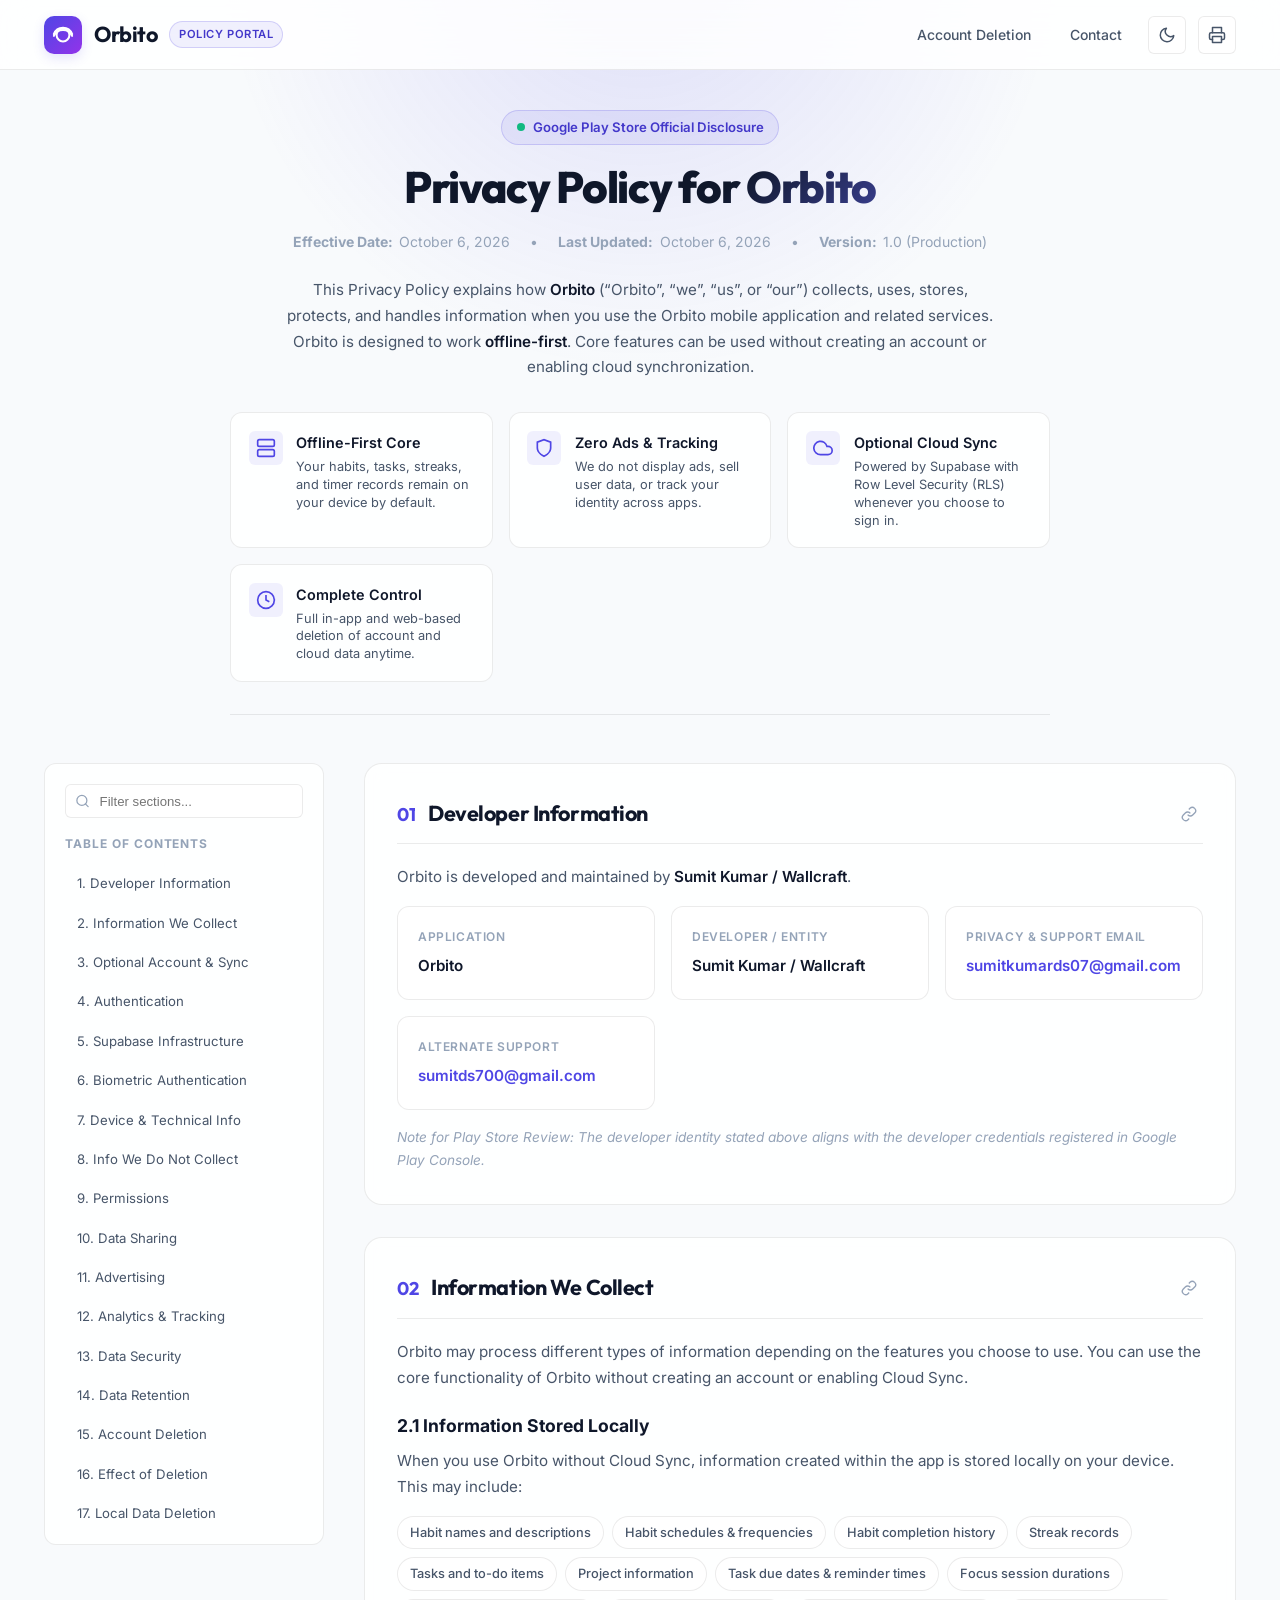
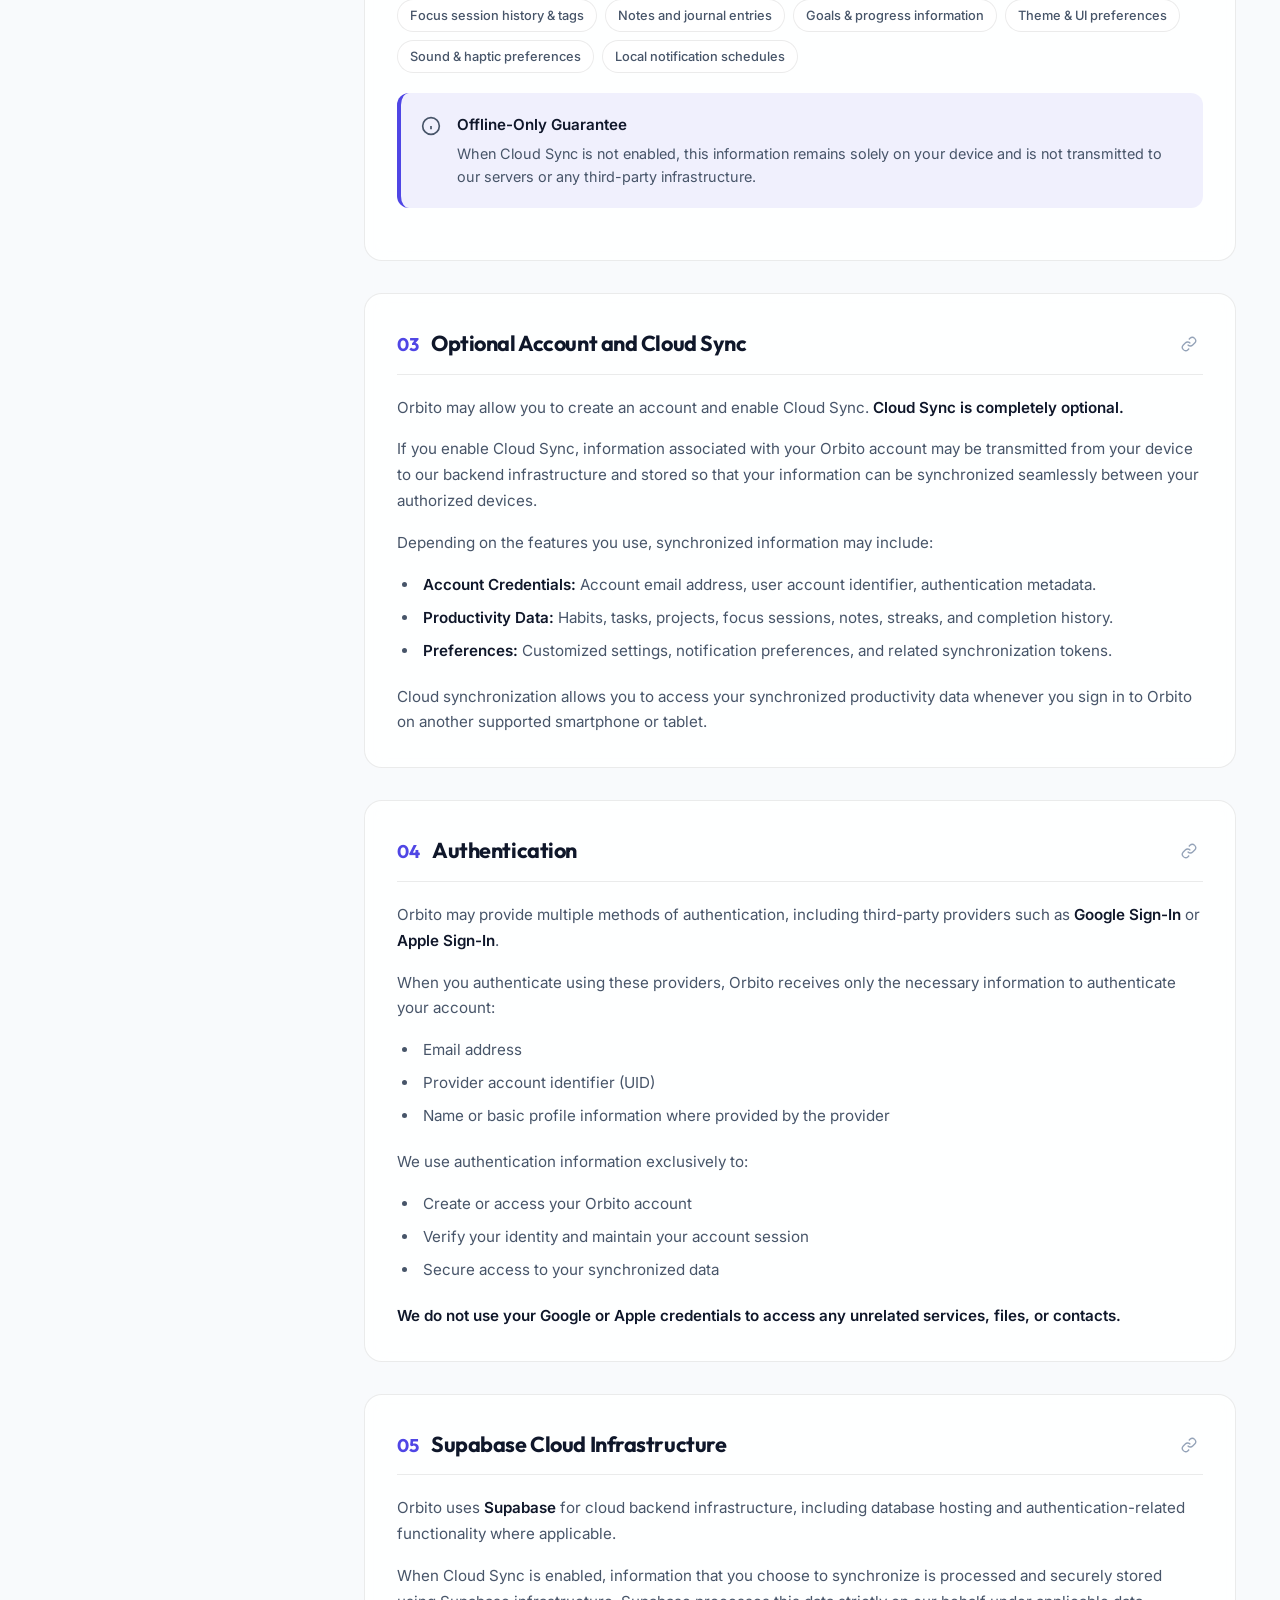
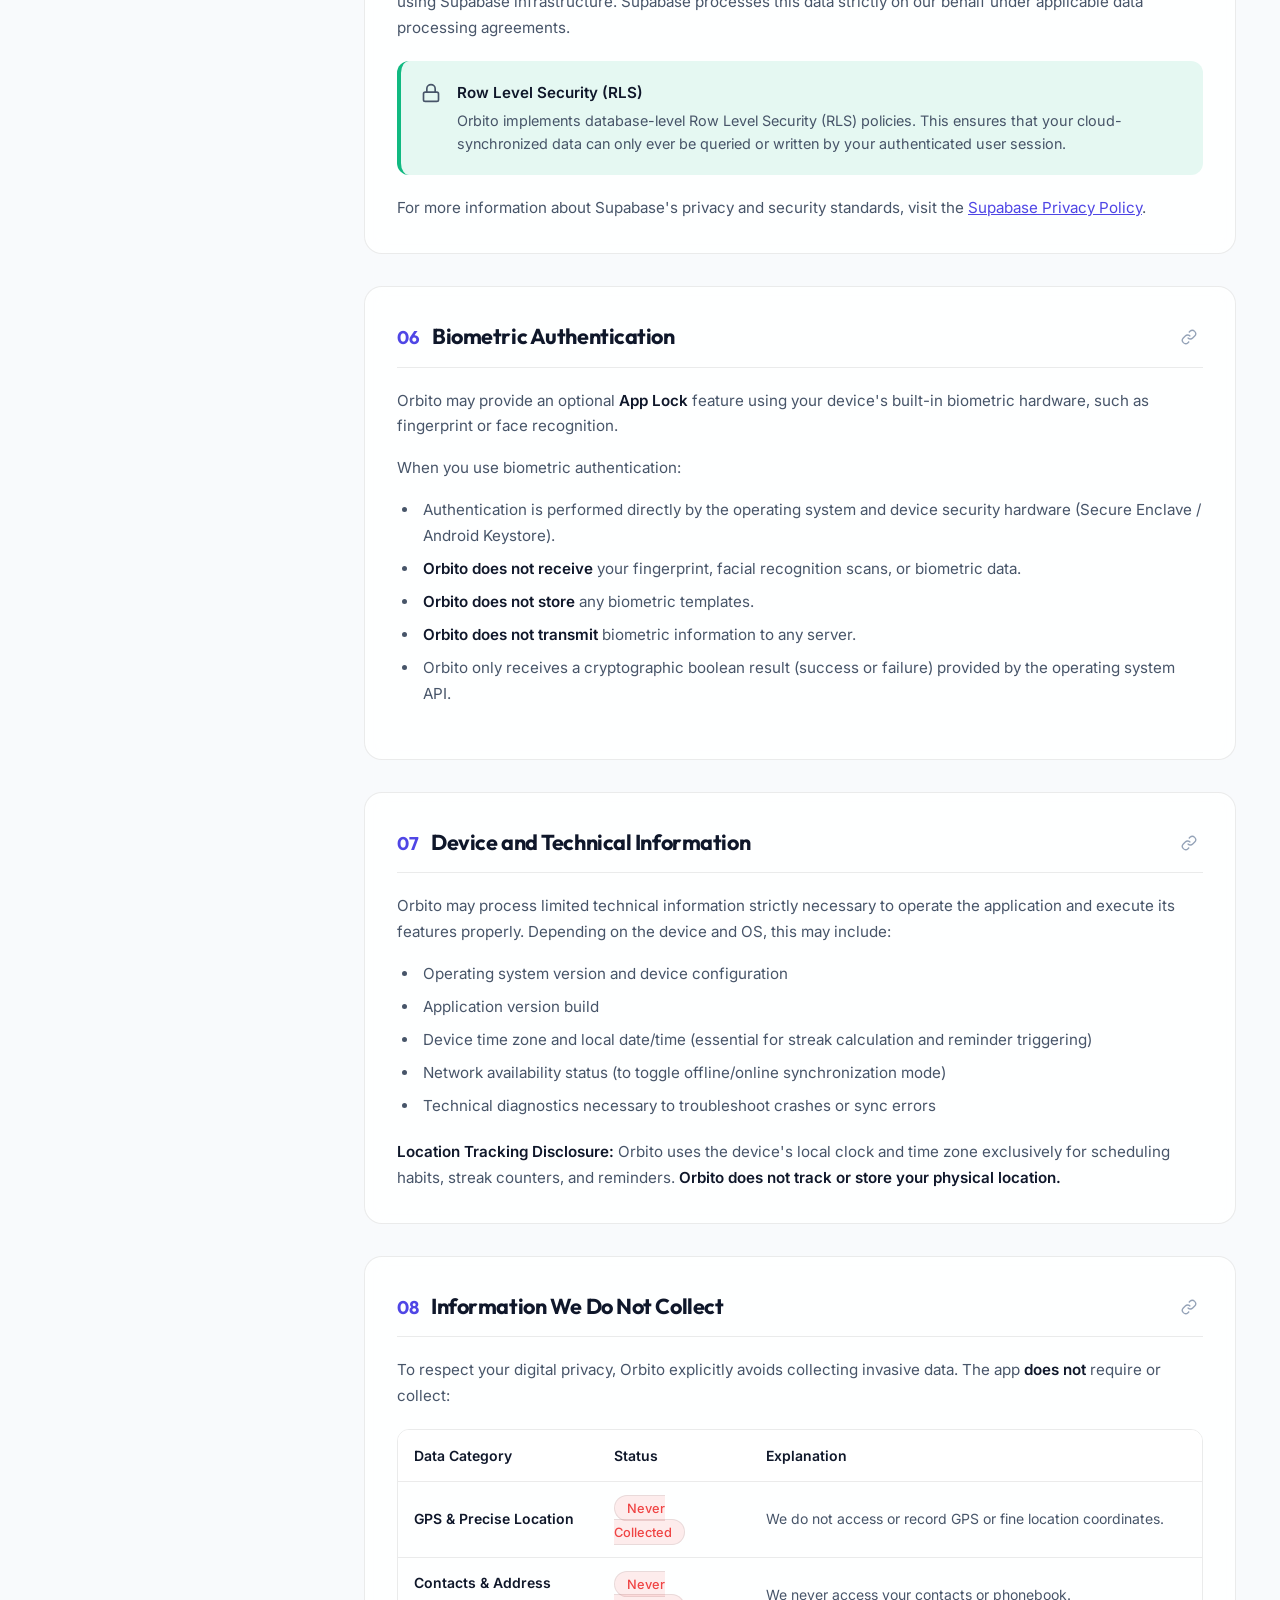
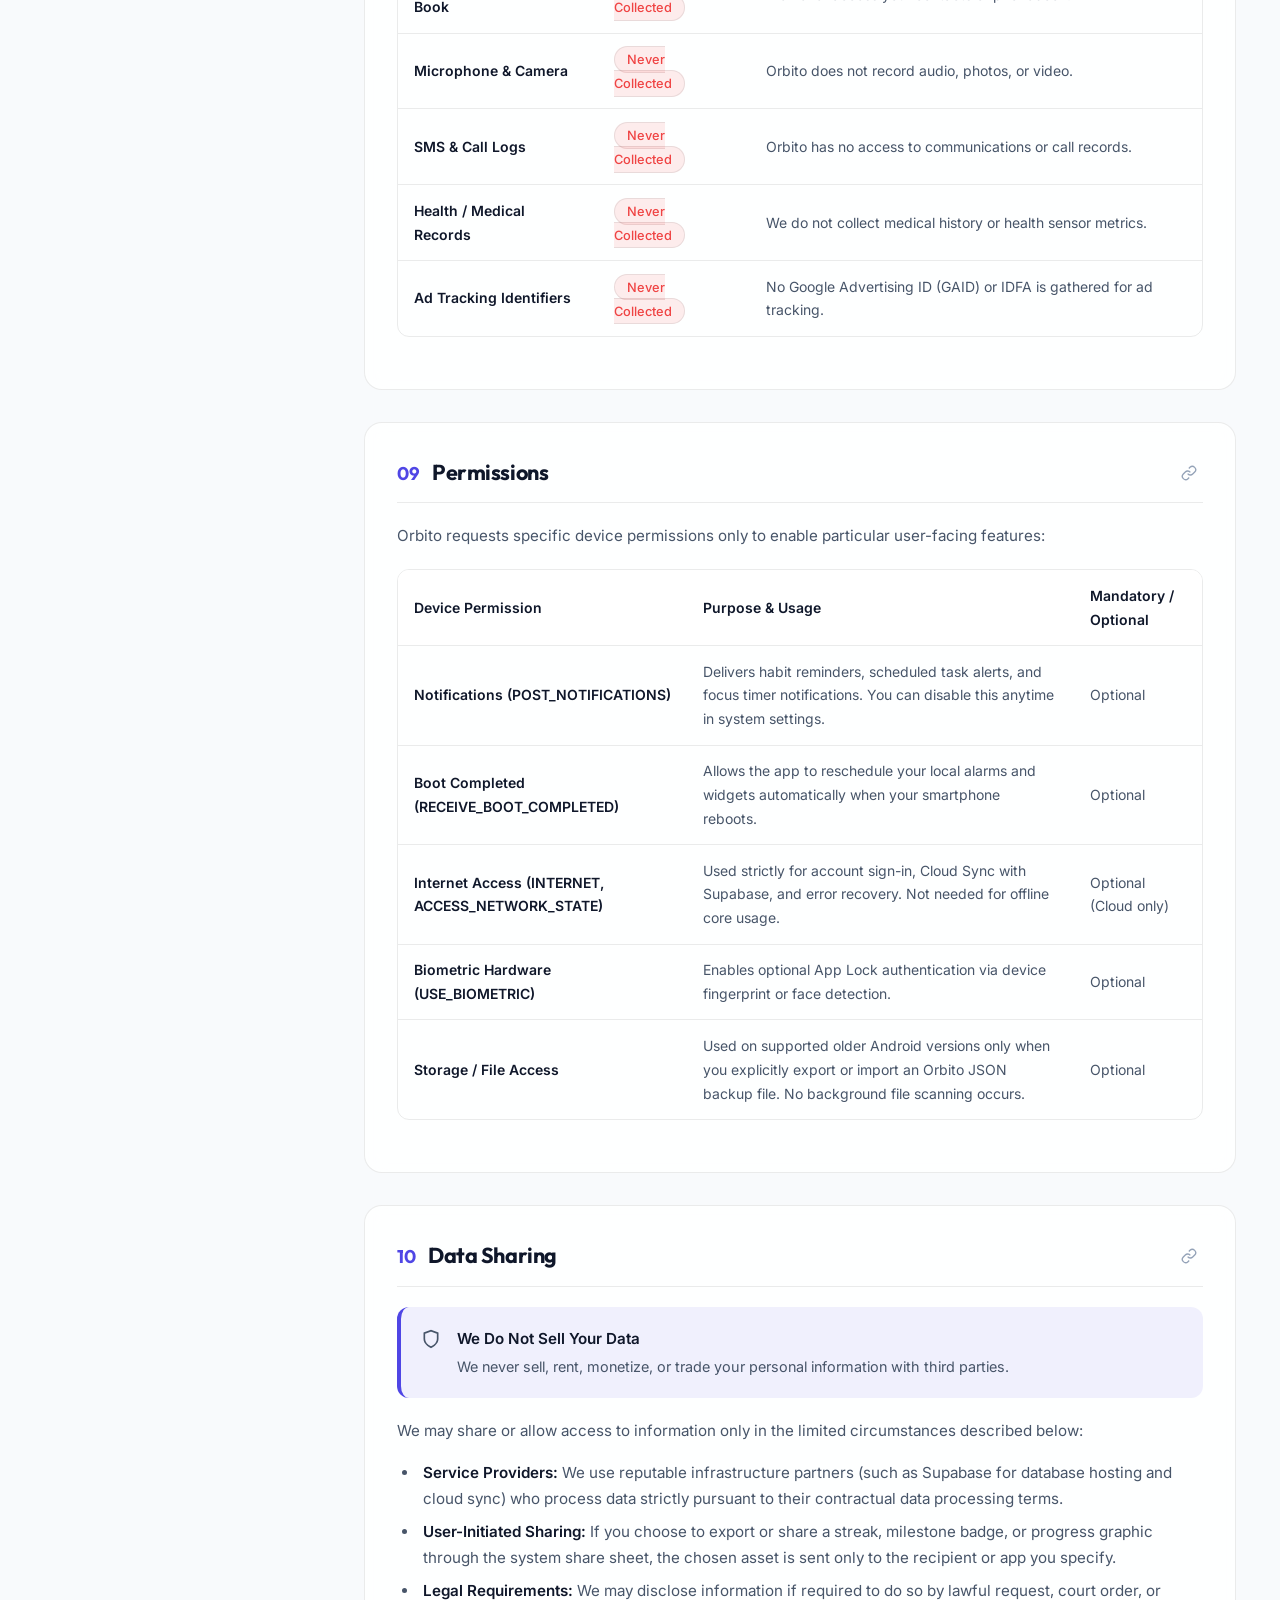
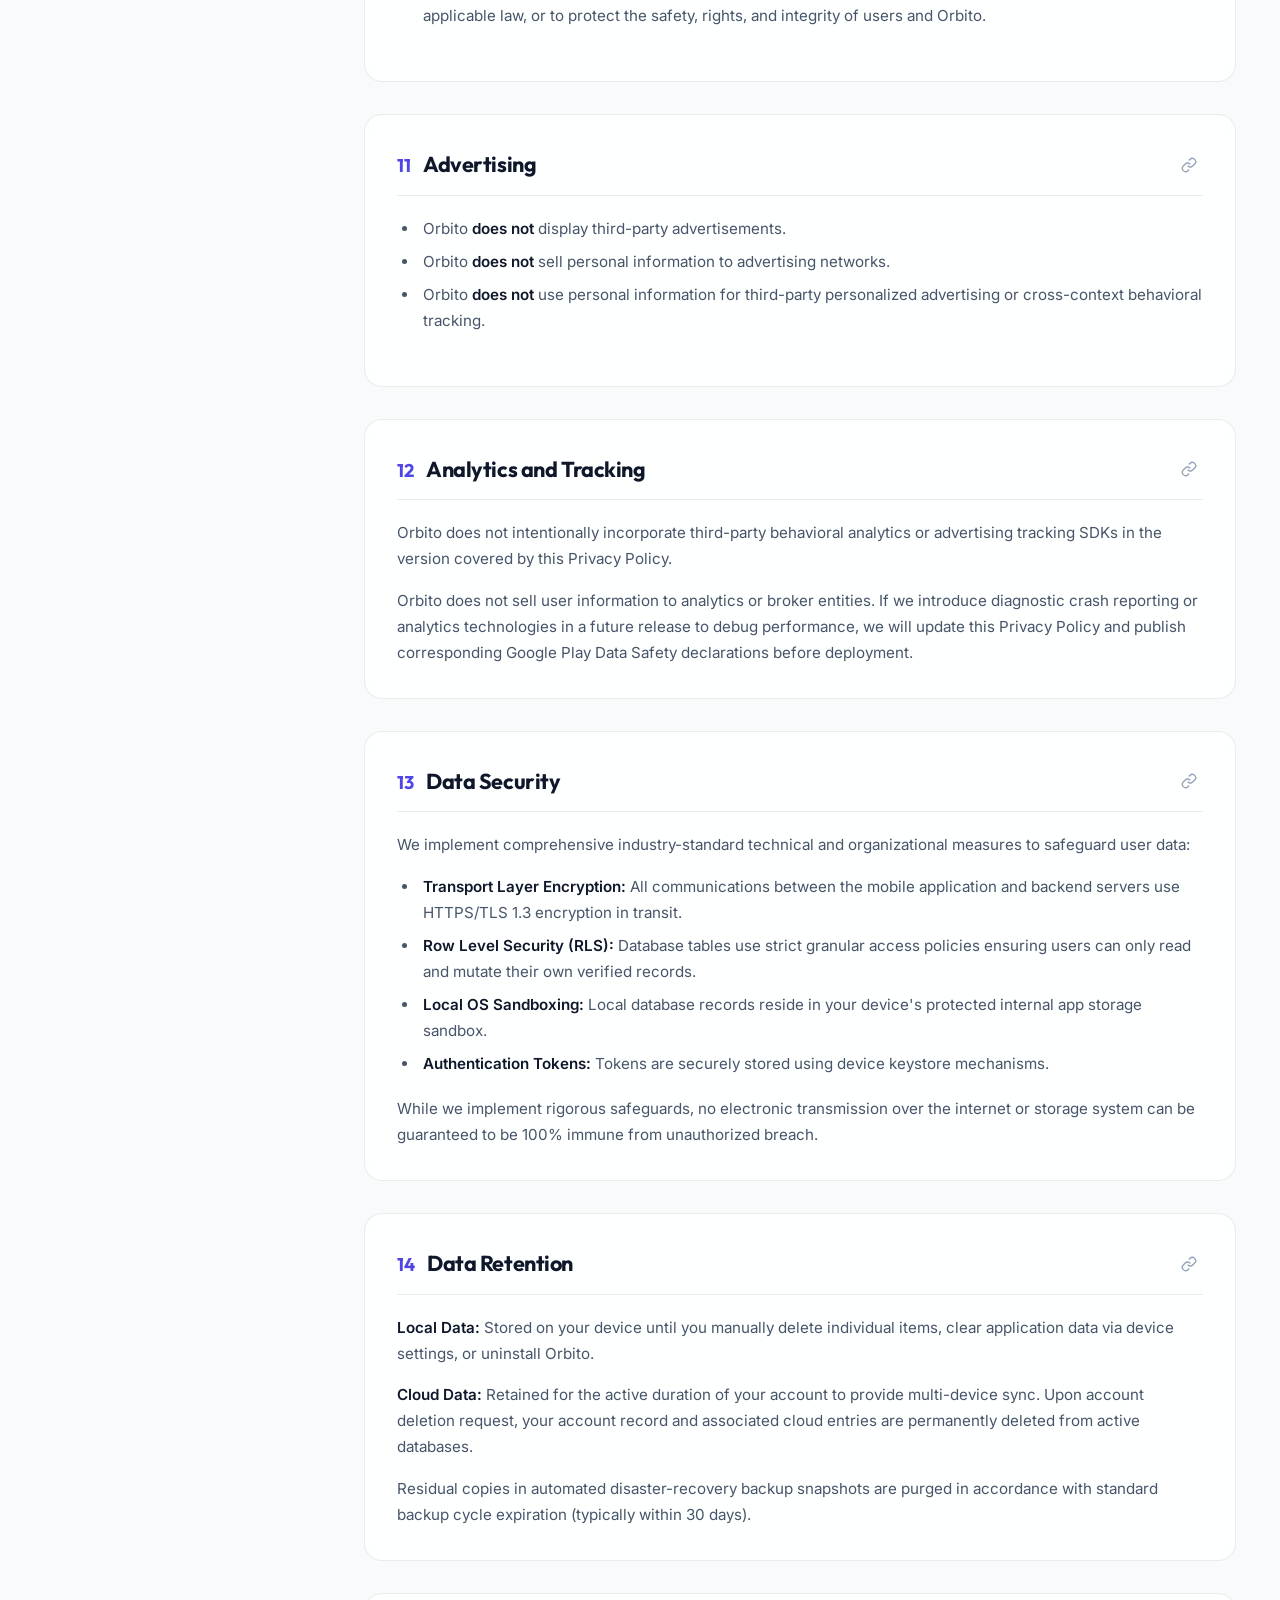
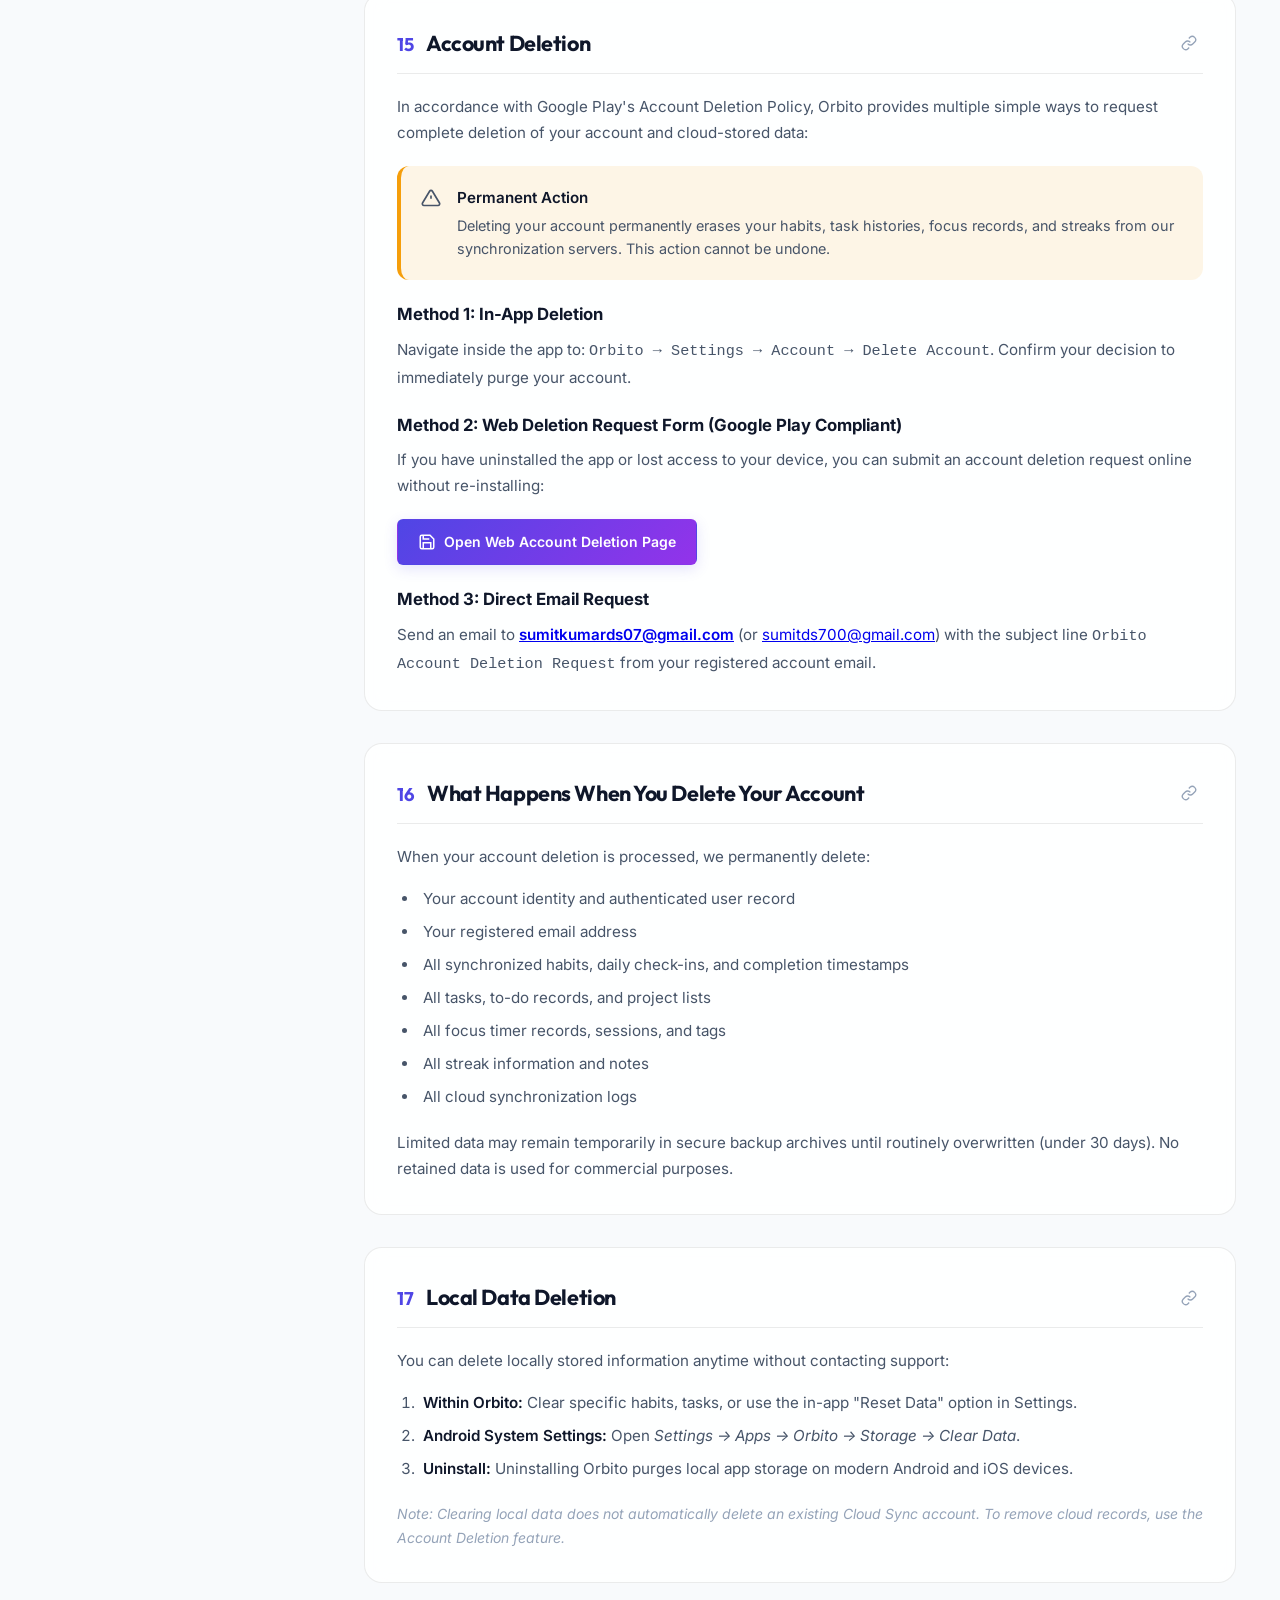
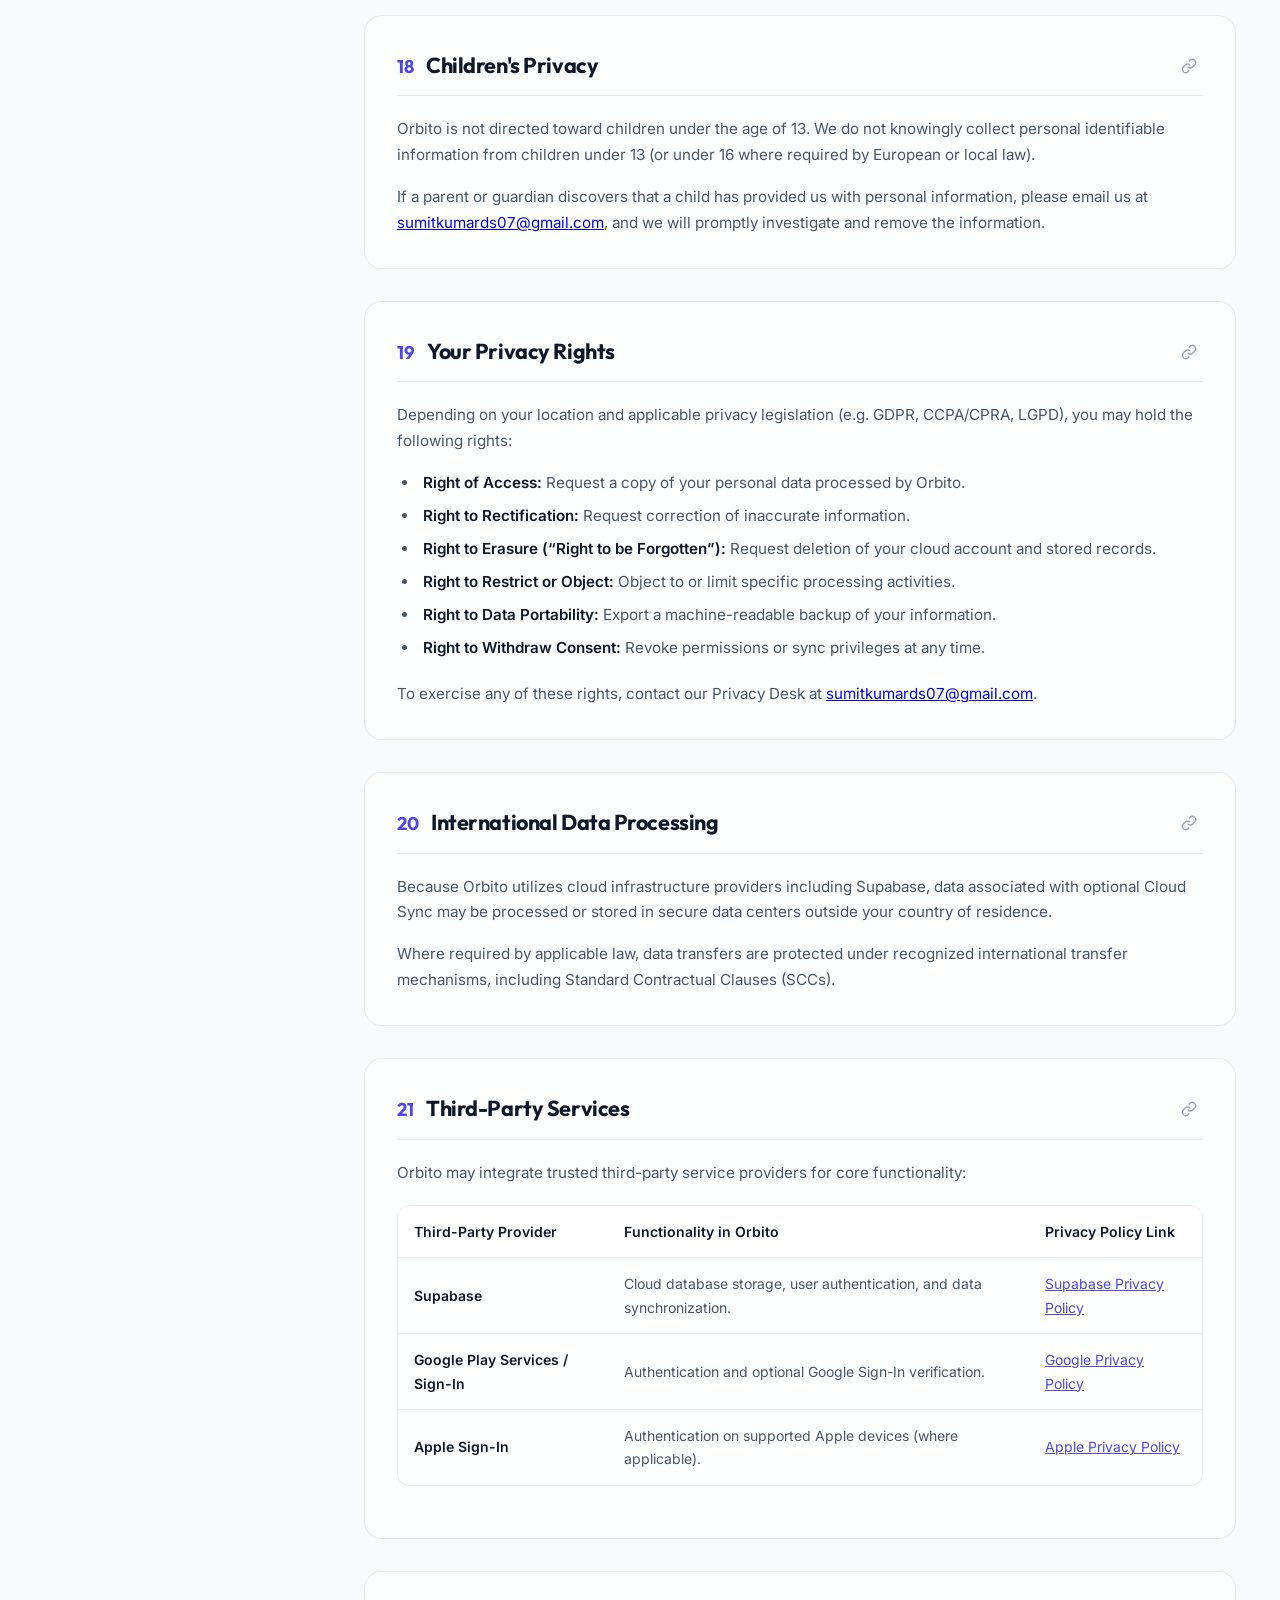
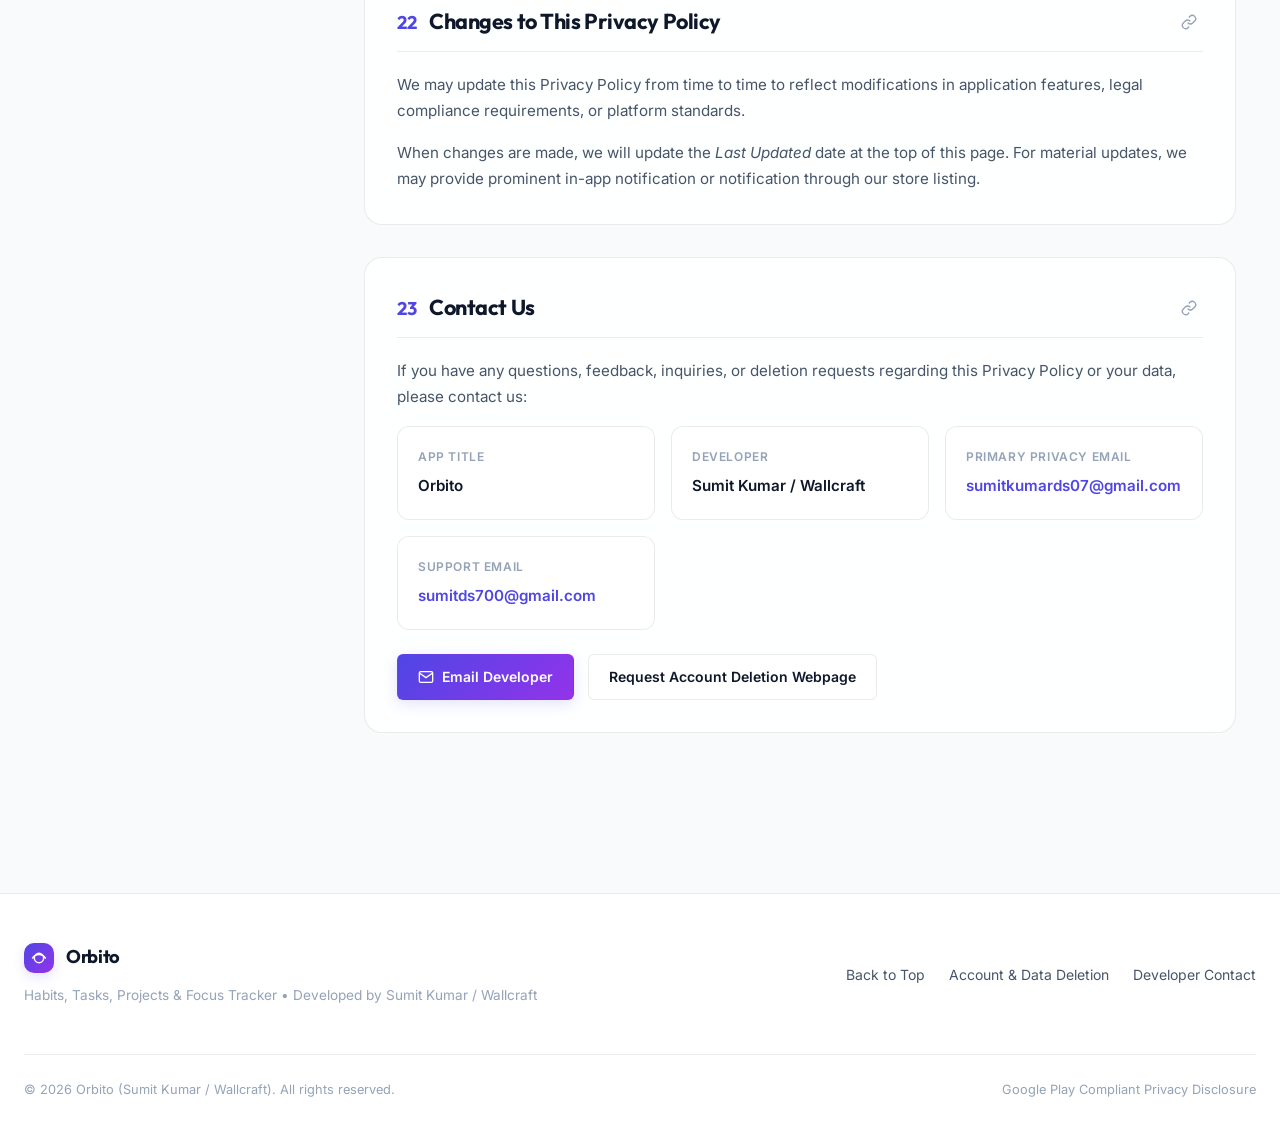
<file: index.html>
<!DOCTYPE html>
<html lang="en">
<head>
  <meta charset="UTF-8">
  <meta name="viewport" content="width=device-width, initial-scale=1.0">
  <title>Privacy Policy | Orbito - Habits, Tasks & Focus Tracker</title>
  
  <!-- SEO & Social Sharing Meta Tags -->
  <meta name="description" content="Official Privacy Policy for Orbito mobile application by Sumit Kumar / Wallcraft. Learn how Orbito protects your privacy with offline-first architecture, Supabase cloud sync, and strict data security.">
  <meta name="author" content="Sumit Kumar / Wallcraft">
  <meta name="robots" content="index, follow">
  <meta property="og:title" content="Privacy Policy - Orbito">
  <meta property="og:description" content="Privacy Policy for Orbito - Habits, Tasks, Streaks & Focus Tracker. Offline-first and secure.">
  <meta property="og:type" content="website">
  
  <!-- Google Fonts: Inter & Outfit -->
  <link rel="preconnect" href="https://fonts.googleapis.com">
  <link rel="preconnect" href="https://fonts.gstatic.com" crossorigin>
  <link href="https://fonts.googleapis.com/css2?family=Inter:wght@400;500;600;700&family=Outfit:wght@600;700;800&display=swap" rel="stylesheet">
  
  <!-- Stylesheet -->
  <link rel="stylesheet" href="styles.css">
</head>
<body>

  <!-- Reading Progress Bar -->
  <div class="progress-bar" id="progressBar" role="progressbar" aria-valuemin="0" aria-valuemax="100"></div>

  <!-- Ambient Glow Background -->
  <div class="ambient-glow" aria-hidden="true"></div>

  <!-- Top Navigation Bar -->
  <header class="site-header">
    <div class="header-container">
      <a href="#top" class="brand">
        <div class="brand-icon" aria-hidden="true">
          <!-- Planet / Orbit Icon -->
          <svg width="22" height="22" viewBox="0 0 24 24" fill="none" stroke="currentColor" stroke-width="2.2" stroke-linecap="round" stroke-linejoin="round">
            <circle cx="12" cy="12" r="7"></circle>
            <path d="M2.05 13a10.98 10.98 0 0 1 19.9 0"></path>
            <path d="M2 11c1.5-4 5.5-7 10-7s8.5 3 10 7"></path>
          </svg>
        </div>
        <span class="brand-name">Orbito</span>
        <span class="brand-badge">Policy Portal</span>
      </a>

      <div class="header-actions">
        <a href="account-deletion.html" class="header-nav-link">Account Deletion</a>
        <a href="#contact" class="header-nav-link">Contact</a>
        <button id="themeToggleBtn" class="icon-button" title="Toggle Light/Dark Theme" aria-label="Toggle Theme">
          <svg id="themeIcon" width="18" height="18" viewBox="0 0 24 24" fill="none" stroke="currentColor" stroke-width="2" stroke-linecap="round" stroke-linejoin="round">
            <circle cx="12" cy="12" r="5"></circle>
            <path d="M12 1v2M12 21v2M4.22 4.22l1.42 1.42M18.36 18.36l1.42 1.42M1 12h2M21 12h2M4.22 19.78l1.42-1.42M18.36 5.64l1.42-1.42"></path>
          </svg>
        </button>
        <button id="printBtn" class="icon-button" title="Print or Save PDF" aria-label="Print Document">
          <svg width="18" height="18" viewBox="0 0 24 24" fill="none" stroke="currentColor" stroke-width="2" stroke-linecap="round" stroke-linejoin="round">
            <polyline points="6 9 6 2 18 2 18 9"></polyline>
            <path d="M6 18H4a2 2 0 0 1-2-2v-5a2 2 0 0 1 2-2h16a2 2 0 0 1 2 2v5a2 2 0 0 1-2 2h-2"></path>
            <rect x="6" y="14" width="12" height="8"></rect>
          </svg>
        </button>
      </div>
    </div>
  </header>

  <main class="page-wrapper" id="top">
    <!-- Hero / Summary Header -->
    <header class="hero">
      <div class="hero-tag">
        <span class="hero-tag-pulse" aria-hidden="true"></span>
        <span>Google Play Store Official Disclosure</span>
      </div>
      <h1 class="hero-title">Privacy Policy for Orbito</h1>
      
      <div class="hero-meta">
        <div class="meta-item">
          <strong>Effective Date:</strong> October 6, 2026
        </div>
        <div class="meta-item">•</div>
        <div class="meta-item">
          <strong>Last Updated:</strong> October 6, 2026
        </div>
        <div class="meta-item">•</div>
        <div class="meta-item">
          <strong>Version:</strong> 1.0 (Production)
        </div>
      </div>

      <p class="policy-body" style="text-align: center; max-width: 720px; margin: 0 auto;">
        This Privacy Policy explains how <strong>Orbito</strong> (&ldquo;Orbito&rdquo;, &ldquo;we&rdquo;, &ldquo;us&rdquo;, or &ldquo;our&rdquo;) collects, uses, stores, protects, and handles information when you use the Orbito mobile application and related services.
        Orbito is designed to work <strong>offline-first</strong>. Core features can be used without creating an account or enabling cloud synchronization.
      </p>

      <!-- Quick Feature Pill Highlights -->
      <div class="highlights-grid">
        <div class="highlight-card">
          <div class="highlight-icon">
            <svg width="20" height="20" viewBox="0 0 24 24" fill="none" stroke="currentColor" stroke-width="2">
              <rect x="2" y="2" width="20" height="8" rx="2" ry="2"></rect>
              <rect x="2" y="14" width="20" height="8" rx="2" ry="2"></rect>
              <line x1="6" y1="6" x2="6.01" y2="6"></line>
              <line x1="6" y1="18" x2="6.01" y2="18"></line>
            </svg>
          </div>
          <div>
            <h4>Offline-First Core</h4>
            <p>Your habits, tasks, streaks, and timer records remain on your device by default.</p>
          </div>
        </div>

        <div class="highlight-card">
          <div class="highlight-icon">
            <svg width="20" height="20" viewBox="0 0 24 24" fill="none" stroke="currentColor" stroke-width="2">
              <path d="M12 22s8-4 8-10V5l-8-3-8 3v7c0 6 8 10 8 10z"></path>
            </svg>
          </div>
          <div>
            <h4>Zero Ads & Tracking</h4>
            <p>We do not display ads, sell user data, or track your identity across apps.</p>
          </div>
        </div>

        <div class="highlight-card">
          <div class="highlight-icon">
            <svg width="20" height="20" viewBox="0 0 24 24" fill="none" stroke="currentColor" stroke-width="2">
              <path d="M18 10h-1.26A8 8 0 1 0 9 20h9a5 5 0 0 0 0-10z"></path>
            </svg>
          </div>
          <div>
            <h4>Optional Cloud Sync</h4>
            <p>Powered by Supabase with Row Level Security (RLS) whenever you choose to sign in.</p>
          </div>
        </div>

        <div class="highlight-card">
          <div class="highlight-icon">
            <svg width="20" height="20" viewBox="0 0 24 24" fill="none" stroke="currentColor" stroke-width="2">
              <circle cx="12" cy="12" r="10"></circle>
              <polyline points="12 6 12 12 16 14"></polyline>
            </svg>
          </div>
          <div>
            <h4>Complete Control</h4>
            <p>Full in-app and web-based deletion of account and cloud data anytime.</p>
          </div>
        </div>
      </div>
    </header>

    <!-- Two-Column Content Layout: Sidebar + Sections -->
    <div class="content-grid">
      <!-- Left Sticky Sidebar Table of Contents -->
      <aside class="sidebar" aria-label="Table of Contents">
        <div class="sidebar-search">
          <svg viewBox="0 0 24 24" fill="none" stroke="currentColor" stroke-width="2" stroke-linecap="round" stroke-linejoin="round">
            <circle cx="11" cy="11" r="8"></circle>
            <line x1="21" y1="21" x2="16.65" y2="16.65"></line>
          </svg>
          <input type="text" id="sectionSearch" placeholder="Filter sections..." aria-label="Search policy sections">
        </div>

        <div class="toc-header">Table of Contents</div>
        <nav>
          <ul class="toc-list" id="tocList">
            <li><a href="#section-1" class="toc-link">1. Developer Information</a></li>
            <li><a href="#section-2" class="toc-link">2. Information We Collect</a></li>
            <li><a href="#section-3" class="toc-link">3. Optional Account & Sync</a></li>
            <li><a href="#section-4" class="toc-link">4. Authentication</a></li>
            <li><a href="#section-5" class="toc-link">5. Supabase Infrastructure</a></li>
            <li><a href="#section-6" class="toc-link">6. Biometric Authentication</a></li>
            <li><a href="#section-7" class="toc-link">7. Device & Technical Info</a></li>
            <li><a href="#section-8" class="toc-link">8. Info We Do Not Collect</a></li>
            <li><a href="#section-9" class="toc-link">9. Permissions</a></li>
            <li><a href="#section-10" class="toc-link">10. Data Sharing</a></li>
            <li><a href="#section-11" class="toc-link">11. Advertising</a></li>
            <li><a href="#section-12" class="toc-link">12. Analytics & Tracking</a></li>
            <li><a href="#section-13" class="toc-link">13. Data Security</a></li>
            <li><a href="#section-14" class="toc-link">14. Data Retention</a></li>
            <li><a href="#section-15" class="toc-link">15. Account Deletion</a></li>
            <li><a href="#section-16" class="toc-link">16. Effect of Deletion</a></li>
            <li><a href="#section-17" class="toc-link">17. Local Data Deletion</a></li>
            <li><a href="#section-18" class="toc-link">18. Children's Privacy</a></li>
            <li><a href="#section-19" class="toc-link">19. Your Privacy Rights</a></li>
            <li><a href="#section-20" class="toc-link">20. International Transfers</a></li>
            <li><a href="#section-21" class="toc-link">21. Third-Party Services</a></li>
            <li><a href="#section-22" class="toc-link">22. Changes to Policy</a></li>
            <li><a href="#section-23" class="toc-link">23. Contact Us</a></li>
          </ul>
        </nav>
      </aside>

      <!-- Right Main Content Sections -->
      <div class="policy-content" id="policySections">

        <!-- 1. Developer Information -->
        <section class="policy-section" id="section-1" data-title="Developer Information">
          <div class="section-header">
            <div class="section-title-wrap">
              <span class="section-number">01</span>
              <h2 class="section-title">Developer Information</h2>
            </div>
            <button class="copy-anchor-btn" onclick="copyAnchor('section-1')" title="Copy link to this section" aria-label="Copy section link">
              <svg width="16" height="16" viewBox="0 0 24 24" fill="none" stroke="currentColor" stroke-width="2"><path d="M10 13a5 5 0 0 0 7.54.54l3-3a5 5 0 0 0-7.07-7.07l-1.72 1.71"></path><path d="M14 11a5 5 0 0 0-7.54-.54l-3 3a5 5 0 0 0 7.07 7.07l1.71-1.71"></path></svg>
            </button>
          </div>
          <div class="policy-body">
            <p>
              Orbito is developed and maintained by <strong>Sumit Kumar / Wallcraft</strong>.
            </p>
            <div class="contact-card-grid">
              <div class="contact-card">
                <span class="contact-card-label">Application</span>
                <span class="contact-card-val">Orbito</span>
              </div>
              <div class="contact-card">
                <span class="contact-card-label">Developer / Entity</span>
                <span class="contact-card-val">Sumit Kumar / Wallcraft</span>
              </div>
              <div class="contact-card">
                <span class="contact-card-label">Privacy & Support Email</span>
                <span class="contact-card-val"><a href="mailto:sumitkumards07@gmail.com">sumitkumards07@gmail.com</a></span>
              </div>
              <div class="contact-card">
                <span class="contact-card-label">Alternate Support</span>
                <span class="contact-card-val"><a href="mailto:sumitds700@gmail.com">sumitds700@gmail.com</a></span>
              </div>
            </div>
            <p style="margin-top: 1rem; font-size: 0.85rem; color: var(--text-muted);">
              <em>Note for Play Store Review: The developer identity stated above aligns with the developer credentials registered in Google Play Console.</em>
            </p>
          </div>
        </section>

        <!-- 2. Information We Collect -->
        <section class="policy-section" id="section-2" data-title="Information We Collect">
          <div class="section-header">
            <div class="section-title-wrap">
              <span class="section-number">02</span>
              <h2 class="section-title">Information We Collect</h2>
            </div>
            <button class="copy-anchor-btn" onclick="copyAnchor('section-2')" title="Copy link to this section" aria-label="Copy section link">
              <svg width="16" height="16" viewBox="0 0 24 24" fill="none" stroke="currentColor" stroke-width="2"><path d="M10 13a5 5 0 0 0 7.54.54l3-3a5 5 0 0 0-7.07-7.07l-1.72 1.71"></path><path d="M14 11a5 5 0 0 0-7.54-.54l-3 3a5 5 0 0 0 7.07 7.07l1.71-1.71"></path></svg>
            </button>
          </div>
          <div class="policy-body">
            <p>
              Orbito may process different types of information depending on the features you choose to use. You can use the core functionality of Orbito without creating an account or enabling Cloud Sync.
            </p>

            <h3 style="color: var(--text-primary); margin: 1.25rem 0 0.5rem; font-size: 1.1rem;">2.1 Information Stored Locally</h3>
            <p>
              When you use Orbito without Cloud Sync, information created within the app is stored locally on your device. This may include:
            </p>
            <div class="tag-list">
              <span class="tag-pill">Habit names and descriptions</span>
              <span class="tag-pill">Habit schedules & frequencies</span>
              <span class="tag-pill">Habit completion history</span>
              <span class="tag-pill">Streak records</span>
              <span class="tag-pill">Tasks and to-do items</span>
              <span class="tag-pill">Project information</span>
              <span class="tag-pill">Task due dates & reminder times</span>
              <span class="tag-pill">Focus session durations</span>
              <span class="tag-pill">Focus session history & tags</span>
              <span class="tag-pill">Notes and journal entries</span>
              <span class="tag-pill">Goals & progress information</span>
              <span class="tag-pill">Theme & UI preferences</span>
              <span class="tag-pill">Sound & haptic preferences</span>
              <span class="tag-pill">Local notification schedules</span>
            </div>
            <div class="callout-box info">
              <div class="callout-icon">
                <svg width="20" height="20" viewBox="0 0 24 24" fill="none" stroke="currentColor" stroke-width="2"><circle cx="12" cy="12" r="10"></circle><line x1="12" y1="16" x2="12" y2="12"></line><line x1="12" y1="8" x2="12.01" y2="8"></line></svg>
              </div>
              <div class="callout-content">
                <strong>Offline-Only Guarantee</strong>
                When Cloud Sync is not enabled, this information remains solely on your device and is not transmitted to our servers or any third-party infrastructure.
              </div>
            </div>
          </div>
        </section>

        <!-- 3. Optional Account and Cloud Sync -->
        <section class="policy-section" id="section-3" data-title="Optional Account and Cloud Sync">
          <div class="section-header">
            <div class="section-title-wrap">
              <span class="section-number">03</span>
              <h2 class="section-title">Optional Account and Cloud Sync</h2>
            </div>
            <button class="copy-anchor-btn" onclick="copyAnchor('section-3')" title="Copy link to this section" aria-label="Copy section link">
              <svg width="16" height="16" viewBox="0 0 24 24" fill="none" stroke="currentColor" stroke-width="2"><path d="M10 13a5 5 0 0 0 7.54.54l3-3a5 5 0 0 0-7.07-7.07l-1.72 1.71"></path><path d="M14 11a5 5 0 0 0-7.54-.54l-3 3a5 5 0 0 0 7.07 7.07l1.71-1.71"></path></svg>
            </button>
          </div>
          <div class="policy-body">
            <p>
              Orbito may allow you to create an account and enable Cloud Sync. <strong>Cloud Sync is completely optional.</strong>
            </p>
            <p>
              If you enable Cloud Sync, information associated with your Orbito account may be transmitted from your device to our backend infrastructure and stored so that your information can be synchronized seamlessly between your authorized devices.
            </p>
            <p>Depending on the features you use, synchronized information may include:</p>
            <ul>
              <li><strong>Account Credentials:</strong> Account email address, user account identifier, authentication metadata.</li>
              <li><strong>Productivity Data:</strong> Habits, tasks, projects, focus sessions, notes, streaks, and completion history.</li>
              <li><strong>Preferences:</strong> Customized settings, notification preferences, and related synchronization tokens.</li>
            </ul>
            <p>
              Cloud synchronization allows you to access your synchronized productivity data whenever you sign in to Orbito on another supported smartphone or tablet.
            </p>
          </div>
        </section>

        <!-- 4. Authentication -->
        <section class="policy-section" id="section-4" data-title="Authentication">
          <div class="section-header">
            <div class="section-title-wrap">
              <span class="section-number">04</span>
              <h2 class="section-title">Authentication</h2>
            </div>
            <button class="copy-anchor-btn" onclick="copyAnchor('section-4')" title="Copy link to this section" aria-label="Copy section link">
              <svg width="16" height="16" viewBox="0 0 24 24" fill="none" stroke="currentColor" stroke-width="2"><path d="M10 13a5 5 0 0 0 7.54.54l3-3a5 5 0 0 0-7.07-7.07l-1.72 1.71"></path><path d="M14 11a5 5 0 0 0-7.54-.54l-3 3a5 5 0 0 0 7.07 7.07l1.71-1.71"></path></svg>
            </button>
          </div>
          <div class="policy-body">
            <p>
              Orbito may provide multiple methods of authentication, including third-party providers such as <strong>Google Sign-In</strong> or <strong>Apple Sign-In</strong>.
            </p>
            <p>
              When you authenticate using these providers, Orbito receives only the necessary information to authenticate your account:
            </p>
            <ul>
              <li>Email address</li>
              <li>Provider account identifier (UID)</li>
              <li>Name or basic profile information where provided by the provider</li>
            </ul>
            <p>We use authentication information exclusively to:</p>
            <ul>
              <li>Create or access your Orbito account</li>
              <li>Verify your identity and maintain your account session</li>
              <li>Secure access to your synchronized data</li>
            </ul>
            <p><strong>We do not use your Google or Apple credentials to access any unrelated services, files, or contacts.</strong></p>
          </div>
        </section>

        <!-- 5. Supabase Cloud Infrastructure -->
        <section class="policy-section" id="section-5" data-title="Supabase Cloud Infrastructure">
          <div class="section-header">
            <div class="section-title-wrap">
              <span class="section-number">05</span>
              <h2 class="section-title">Supabase Cloud Infrastructure</h2>
            </div>
            <button class="copy-anchor-btn" onclick="copyAnchor('section-5')" title="Copy link to this section" aria-label="Copy section link">
              <svg width="16" height="16" viewBox="0 0 24 24" fill="none" stroke="currentColor" stroke-width="2"><path d="M10 13a5 5 0 0 0 7.54.54l3-3a5 5 0 0 0-7.07-7.07l-1.72 1.71"></path><path d="M14 11a5 5 0 0 0-7.54-.54l-3 3a5 5 0 0 0 7.07 7.07l1.71-1.71"></path></svg>
            </button>
          </div>
          <div class="policy-body">
            <p>
              Orbito uses <strong>Supabase</strong> for cloud backend infrastructure, including database hosting and authentication-related functionality where applicable.
            </p>
            <p>
              When Cloud Sync is enabled, information that you choose to synchronize is processed and securely stored using Supabase infrastructure. Supabase processes this data strictly on our behalf under applicable data processing agreements.
            </p>
            <div class="callout-box success">
              <div class="callout-icon">
                <svg width="20" height="20" viewBox="0 0 24 24" fill="none" stroke="currentColor" stroke-width="2"><rect x="3" y="11" width="18" height="11" rx="2" ry="2"></rect><path d="M7 11V7a5 5 0 0 1 10 0v4"></path></svg>
              </div>
              <div class="callout-content">
                <strong>Row Level Security (RLS)</strong>
                Orbito implements database-level Row Level Security (RLS) policies. This ensures that your cloud-synchronized data can only ever be queried or written by your authenticated user session.
              </div>
            </div>
            <p>
              For more information about Supabase's privacy and security standards, visit the <a href="https://supabase.com/privacy" target="_blank" rel="noopener noreferrer" style="color: var(--accent);">Supabase Privacy Policy</a>.
            </p>
          </div>
        </section>

        <!-- 6. Biometric Authentication -->
        <section class="policy-section" id="section-6" data-title="Biometric Authentication">
          <div class="section-header">
            <div class="section-title-wrap">
              <span class="section-number">06</span>
              <h2 class="section-title">Biometric Authentication</h2>
            </div>
            <button class="copy-anchor-btn" onclick="copyAnchor('section-6')" title="Copy link to this section" aria-label="Copy section link">
              <svg width="16" height="16" viewBox="0 0 24 24" fill="none" stroke="currentColor" stroke-width="2"><path d="M10 13a5 5 0 0 0 7.54.54l3-3a5 5 0 0 0-7.07-7.07l-1.72 1.71"></path><path d="M14 11a5 5 0 0 0-7.54-.54l-3 3a5 5 0 0 0 7.07 7.07l1.71-1.71"></path></svg>
            </button>
          </div>
          <div class="policy-body">
            <p>
              Orbito may provide an optional <strong>App Lock</strong> feature using your device's built-in biometric hardware, such as fingerprint or face recognition.
            </p>
            <p>When you use biometric authentication:</p>
            <ul>
              <li>Authentication is performed directly by the operating system and device security hardware (Secure Enclave / Android Keystore).</li>
              <li><strong>Orbito does not receive</strong> your fingerprint, facial recognition scans, or biometric data.</li>
              <li><strong>Orbito does not store</strong> any biometric templates.</li>
              <li><strong>Orbito does not transmit</strong> biometric information to any server.</li>
              <li>Orbito only receives a cryptographic boolean result (success or failure) provided by the operating system API.</li>
            </ul>
          </div>
        </section>

        <!-- 7. Device and Technical Information -->
        <section class="policy-section" id="section-7" data-title="Device and Technical Information">
          <div class="section-header">
            <div class="section-title-wrap">
              <span class="section-number">07</span>
              <h2 class="section-title">Device and Technical Information</h2>
            </div>
            <button class="copy-anchor-btn" onclick="copyAnchor('section-7')" title="Copy link to this section" aria-label="Copy section link">
              <svg width="16" height="16" viewBox="0 0 24 24" fill="none" stroke="currentColor" stroke-width="2"><path d="M10 13a5 5 0 0 0 7.54.54l3-3a5 5 0 0 0-7.07-7.07l-1.72 1.71"></path><path d="M14 11a5 5 0 0 0-7.54-.54l-3 3a5 5 0 0 0 7.07 7.07l1.71-1.71"></path></svg>
            </button>
          </div>
          <div class="policy-body">
            <p>
              Orbito may process limited technical information strictly necessary to operate the application and execute its features properly. Depending on the device and OS, this may include:
            </p>
            <ul>
              <li>Operating system version and device configuration</li>
              <li>Application version build</li>
              <li>Device time zone and local date/time (essential for streak calculation and reminder triggering)</li>
              <li>Network availability status (to toggle offline/online synchronization mode)</li>
              <li>Technical diagnostics necessary to troubleshoot crashes or sync errors</li>
            </ul>
            <p>
              <strong>Location Tracking Disclosure:</strong> Orbito uses the device's local clock and time zone exclusively for scheduling habits, streak counters, and reminders. <strong>Orbito does not track or store your physical location.</strong>
            </p>
          </div>
        </section>

        <!-- 8. Information We Do Not Collect -->
        <section class="policy-section" id="section-8" data-title="Information We Do Not Collect">
          <div class="section-header">
            <div class="section-title-wrap">
              <span class="section-number">08</span>
              <h2 class="section-title">Information We Do Not Collect</h2>
            </div>
            <button class="copy-anchor-btn" onclick="copyAnchor('section-8')" title="Copy link to this section" aria-label="Copy section link">
              <svg width="16" height="16" viewBox="0 0 24 24" fill="none" stroke="currentColor" stroke-width="2"><path d="M10 13a5 5 0 0 0 7.54.54l3-3a5 5 0 0 0-7.07-7.07l-1.72 1.71"></path><path d="M14 11a5 5 0 0 0-7.54-.54l-3 3a5 5 0 0 0 7.07 7.07l1.71-1.71"></path></svg>
            </button>
          </div>
          <div class="policy-body">
            <p>
              To respect your digital privacy, Orbito explicitly avoids collecting invasive data. The app <strong>does not</strong> require or collect:
            </p>
            <div class="data-table-container">
              <table class="data-table">
                <thead>
                  <tr>
                    <th>Data Category</th>
                    <th>Status</th>
                    <th>Explanation</th>
                  </tr>
                </thead>
                <tbody>
                  <tr>
                    <td><strong>GPS & Precise Location</strong></td>
                    <td><span class="tag-pill" style="color: var(--danger); background: var(--danger-bg);">Never Collected</span></td>
                    <td>We do not access or record GPS or fine location coordinates.</td>
                  </tr>
                  <tr>
                    <td><strong>Contacts & Address Book</strong></td>
                    <td><span class="tag-pill" style="color: var(--danger); background: var(--danger-bg);">Never Collected</span></td>
                    <td>We never access your contacts or phonebook.</td>
                  </tr>
                  <tr>
                    <td><strong>Microphone & Camera</strong></td>
                    <td><span class="tag-pill" style="color: var(--danger); background: var(--danger-bg);">Never Collected</span></td>
                    <td>Orbito does not record audio, photos, or video.</td>
                  </tr>
                  <tr>
                    <td><strong>SMS & Call Logs</strong></td>
                    <td><span class="tag-pill" style="color: var(--danger); background: var(--danger-bg);">Never Collected</span></td>
                    <td>Orbito has no access to communications or call records.</td>
                  </tr>
                  <tr>
                    <td><strong>Health / Medical Records</strong></td>
                    <td><span class="tag-pill" style="color: var(--danger); background: var(--danger-bg);">Never Collected</span></td>
                    <td>We do not collect medical history or health sensor metrics.</td>
                  </tr>
                  <tr>
                    <td><strong>Ad Tracking Identifiers</strong></td>
                    <td><span class="tag-pill" style="color: var(--danger); background: var(--danger-bg);">Never Collected</span></td>
                    <td>No Google Advertising ID (GAID) or IDFA is gathered for ad tracking.</td>
                  </tr>
                </tbody>
              </table>
            </div>
          </div>
        </section>

        <!-- 9. Permissions -->
        <section class="policy-section" id="section-9" data-title="Permissions">
          <div class="section-header">
            <div class="section-title-wrap">
              <span class="section-number">09</span>
              <h2 class="section-title">Permissions</h2>
            </div>
            <button class="copy-anchor-btn" onclick="copyAnchor('section-9')" title="Copy link to this section" aria-label="Copy section link">
              <svg width="16" height="16" viewBox="0 0 24 24" fill="none" stroke="currentColor" stroke-width="2"><path d="M10 13a5 5 0 0 0 7.54.54l3-3a5 5 0 0 0-7.07-7.07l-1.72 1.71"></path><path d="M14 11a5 5 0 0 0-7.54-.54l-3 3a5 5 0 0 0 7.07 7.07l1.71-1.71"></path></svg>
            </button>
          </div>
          <div class="policy-body">
            <p>
              Orbito requests specific device permissions only to enable particular user-facing features:
            </p>
            <div class="data-table-container">
              <table class="data-table">
                <thead>
                  <tr>
                    <th>Device Permission</th>
                    <th>Purpose & Usage</th>
                    <th>Mandatory / Optional</th>
                  </tr>
                </thead>
                <tbody>
                  <tr>
                    <td><strong>Notifications (POST_NOTIFICATIONS)</strong></td>
                    <td>Delivers habit reminders, scheduled task alerts, and focus timer notifications. You can disable this anytime in system settings.</td>
                    <td>Optional</td>
                  </tr>
                  <tr>
                    <td><strong>Boot Completed (RECEIVE_BOOT_COMPLETED)</strong></td>
                    <td>Allows the app to reschedule your local alarms and widgets automatically when your smartphone reboots.</td>
                    <td>Optional</td>
                  </tr>
                  <tr>
                    <td><strong>Internet Access (INTERNET, ACCESS_NETWORK_STATE)</strong></td>
                    <td>Used strictly for account sign-in, Cloud Sync with Supabase, and error recovery. Not needed for offline core usage.</td>
                    <td>Optional (Cloud only)</td>
                  </tr>
                  <tr>
                    <td><strong>Biometric Hardware (USE_BIOMETRIC)</strong></td>
                    <td>Enables optional App Lock authentication via device fingerprint or face detection.</td>
                    <td>Optional</td>
                  </tr>
                  <tr>
                    <td><strong>Storage / File Access</strong></td>
                    <td>Used on supported older Android versions only when you explicitly export or import an Orbito JSON backup file. No background file scanning occurs.</td>
                    <td>Optional</td>
                  </tr>
                </tbody>
              </table>
            </div>
          </div>
        </section>

        <!-- 10. Data Sharing -->
        <section class="policy-section" id="section-10" data-title="Data Sharing">
          <div class="section-header">
            <div class="section-title-wrap">
              <span class="section-number">10</span>
              <h2 class="section-title">Data Sharing</h2>
            </div>
            <button class="copy-anchor-btn" onclick="copyAnchor('section-10')" title="Copy link to this section" aria-label="Copy section link">
              <svg width="16" height="16" viewBox="0 0 24 24" fill="none" stroke="currentColor" stroke-width="2"><path d="M10 13a5 5 0 0 0 7.54.54l3-3a5 5 0 0 0-7.07-7.07l-1.72 1.71"></path><path d="M14 11a5 5 0 0 0-7.54-.54l-3 3a5 5 0 0 0 7.07 7.07l1.71-1.71"></path></svg>
            </button>
          </div>
          <div class="policy-body">
            <div class="callout-box info">
              <div class="callout-icon">
                <svg width="20" height="20" viewBox="0 0 24 24" fill="none" stroke="currentColor" stroke-width="2"><path d="M12 22s8-4 8-10V5l-8-3-8 3v7c0 6 8 10 8 10z"></path></svg>
              </div>
              <div class="callout-content">
                <strong>We Do Not Sell Your Data</strong>
                We never sell, rent, monetize, or trade your personal information with third parties.
              </div>
            </div>
            <p>We may share or allow access to information only in the limited circumstances described below:</p>
            <ul>
              <li>
                <strong>Service Providers:</strong> We use reputable infrastructure partners (such as Supabase for database hosting and cloud sync) who process data strictly pursuant to their contractual data processing terms.
              </li>
              <li>
                <strong>User-Initiated Sharing:</strong> If you choose to export or share a streak, milestone badge, or progress graphic through the system share sheet, the chosen asset is sent only to the recipient or app you specify.
              </li>
              <li>
                <strong>Legal Requirements:</strong> We may disclose information if required to do so by lawful request, court order, or applicable law, or to protect the safety, rights, and integrity of users and Orbito.
              </li>
            </ul>
          </div>
        </section>

        <!-- 11. Advertising -->
        <section class="policy-section" id="section-11" data-title="Advertising">
          <div class="section-header">
            <div class="section-title-wrap">
              <span class="section-number">11</span>
              <h2 class="section-title">Advertising</h2>
            </div>
            <button class="copy-anchor-btn" onclick="copyAnchor('section-11')" title="Copy link to this section" aria-label="Copy section link">
              <svg width="16" height="16" viewBox="0 0 24 24" fill="none" stroke="currentColor" stroke-width="2"><path d="M10 13a5 5 0 0 0 7.54.54l3-3a5 5 0 0 0-7.07-7.07l-1.72 1.71"></path><path d="M14 11a5 5 0 0 0-7.54-.54l-3 3a5 5 0 0 0 7.07 7.07l1.71-1.71"></path></svg>
            </button>
          </div>
          <div class="policy-body">
            <ul>
              <li>Orbito <strong>does not</strong> display third-party advertisements.</li>
              <li>Orbito <strong>does not</strong> sell personal information to advertising networks.</li>
              <li>Orbito <strong>does not</strong> use personal information for third-party personalized advertising or cross-context behavioral tracking.</li>
            </ul>
          </div>
        </section>

        <!-- 12. Analytics and Tracking -->
        <section class="policy-section" id="section-12" data-title="Analytics and Tracking">
          <div class="section-header">
            <div class="section-title-wrap">
              <span class="section-number">12</span>
              <h2 class="section-title">Analytics and Tracking</h2>
            </div>
            <button class="copy-anchor-btn" onclick="copyAnchor('section-12')" title="Copy link to this section" aria-label="Copy section link">
              <svg width="16" height="16" viewBox="0 0 24 24" fill="none" stroke="currentColor" stroke-width="2"><path d="M10 13a5 5 0 0 0 7.54.54l3-3a5 5 0 0 0-7.07-7.07l-1.72 1.71"></path><path d="M14 11a5 5 0 0 0-7.54-.54l-3 3a5 5 0 0 0 7.07 7.07l1.71-1.71"></path></svg>
            </button>
          </div>
          <div class="policy-body">
            <p>
              Orbito does not intentionally incorporate third-party behavioral analytics or advertising tracking SDKs in the version covered by this Privacy Policy.
            </p>
            <p>
              Orbito does not sell user information to analytics or broker entities. If we introduce diagnostic crash reporting or analytics technologies in a future release to debug performance, we will update this Privacy Policy and publish corresponding Google Play Data Safety declarations before deployment.
            </p>
          </div>
        </section>

        <!-- 13. Data Security -->
        <section class="policy-section" id="section-13" data-title="Data Security">
          <div class="section-header">
            <div class="section-title-wrap">
              <span class="section-number">13</span>
              <h2 class="section-title">Data Security</h2>
            </div>
            <button class="copy-anchor-btn" onclick="copyAnchor('section-13')" title="Copy link to this section" aria-label="Copy section link">
              <svg width="16" height="16" viewBox="0 0 24 24" fill="none" stroke="currentColor" stroke-width="2"><path d="M10 13a5 5 0 0 0 7.54.54l3-3a5 5 0 0 0-7.07-7.07l-1.72 1.71"></path><path d="M14 11a5 5 0 0 0-7.54-.54l-3 3a5 5 0 0 0 7.07 7.07l1.71-1.71"></path></svg>
            </button>
          </div>
          <div class="policy-body">
            <p>
              We implement comprehensive industry-standard technical and organizational measures to safeguard user data:
            </p>
            <ul>
              <li><strong>Transport Layer Encryption:</strong> All communications between the mobile application and backend servers use HTTPS/TLS 1.3 encryption in transit.</li>
              <li><strong>Row Level Security (RLS):</strong> Database tables use strict granular access policies ensuring users can only read and mutate their own verified records.</li>
              <li><strong>Local OS Sandboxing:</strong> Local database records reside in your device's protected internal app storage sandbox.</li>
              <li><strong>Authentication Tokens:</strong> Tokens are securely stored using device keystore mechanisms.</li>
            </ul>
            <p>
              While we implement rigorous safeguards, no electronic transmission over the internet or storage system can be guaranteed to be 100% immune from unauthorized breach.
            </p>
          </div>
        </section>

        <!-- 14. Data Retention -->
        <section class="policy-section" id="section-14" data-title="Data Retention">
          <div class="section-header">
            <div class="section-title-wrap">
              <span class="section-number">14</span>
              <h2 class="section-title">Data Retention</h2>
            </div>
            <button class="copy-anchor-btn" onclick="copyAnchor('section-14')" title="Copy link to this section" aria-label="Copy section link">
              <svg width="16" height="16" viewBox="0 0 24 24" fill="none" stroke="currentColor" stroke-width="2"><path d="M10 13a5 5 0 0 0 7.54.54l3-3a5 5 0 0 0-7.07-7.07l-1.72 1.71"></path><path d="M14 11a5 5 0 0 0-7.54-.54l-3 3a5 5 0 0 0 7.07 7.07l1.71-1.71"></path></svg>
            </button>
          </div>
          <div class="policy-body">
            <p>
              <strong>Local Data:</strong> Stored on your device until you manually delete individual items, clear application data via device settings, or uninstall Orbito.
            </p>
            <p>
              <strong>Cloud Data:</strong> Retained for the active duration of your account to provide multi-device sync. Upon account deletion request, your account record and associated cloud entries are permanently deleted from active databases.
            </p>
            <p>
              Residual copies in automated disaster-recovery backup snapshots are purged in accordance with standard backup cycle expiration (typically within 30 days).
            </p>
          </div>
        </section>

        <!-- 15. Account Deletion -->
        <section class="policy-section" id="section-15" data-title="Account Deletion">
          <div class="section-header">
            <div class="section-title-wrap">
              <span class="section-number">15</span>
              <h2 class="section-title">Account Deletion</h2>
            </div>
            <button class="copy-anchor-btn" onclick="copyAnchor('section-15')" title="Copy link to this section" aria-label="Copy section link">
              <svg width="16" height="16" viewBox="0 0 24 24" fill="none" stroke="currentColor" stroke-width="2"><path d="M10 13a5 5 0 0 0 7.54.54l3-3a5 5 0 0 0-7.07-7.07l-1.72 1.71"></path><path d="M14 11a5 5 0 0 0-7.54-.54l-3 3a5 5 0 0 0 7.07 7.07l1.71-1.71"></path></svg>
            </button>
          </div>
          <div class="policy-body">
            <p>
              In accordance with Google Play's Account Deletion Policy, Orbito provides multiple simple ways to request complete deletion of your account and cloud-stored data:
            </p>

            <div class="callout-box warning">
              <div class="callout-icon">
                <svg width="20" height="20" viewBox="0 0 24 24" fill="none" stroke="currentColor" stroke-width="2"><path d="M10.29 3.86L1.82 18a2 2 0 0 0 1.71 3h16.94a2 2 0 0 0 1.71-3L13.71 3.86a2 2 0 0 0-3.42 0z"></path><line x1="12" y1="9" x2="12" y2="13"></line><line x1="12" y1="17" x2="12.01" y2="17"></line></svg>
              </div>
              <div class="callout-content">
                <strong>Permanent Action</strong>
                Deleting your account permanently erases your habits, task histories, focus records, and streaks from our synchronization servers. This action cannot be undone.
              </div>
            </div>

            <h3 style="color: var(--text-primary); margin: 1.25rem 0 0.5rem; font-size: 1.05rem;">Method 1: In-App Deletion</h3>
            <p>
              Navigate inside the app to: <code>Orbito &rarr; Settings &rarr; Account &rarr; Delete Account</code>. Confirm your decision to immediately purge your account.
            </p>

            <h3 style="color: var(--text-primary); margin: 1.25rem 0 0.5rem; font-size: 1.05rem;">Method 2: Web Deletion Request Form (Google Play Compliant)</h3>
            <p>
              If you have uninstalled the app or lost access to your device, you can submit an account deletion request online without re-installing:
            </p>
            <div class="action-btn-group">
              <a href="account-deletion.html" class="btn btn-primary">
                <svg width="18" height="18" viewBox="0 0 24 24" fill="none" stroke="currentColor" stroke-width="2"><path d="M19 21H5a2 2 0 0 1-2-2V5a2 2 0 0 1 2-2h11l5 5v11a2 2 0 0 1-2 2z"></path><polyline points="17 21 17 13 7 13 7 21"></polyline><polyline points="7 3 7 8 15 8"></polyline></svg>
                Open Web Account Deletion Page
              </a>
            </div>

            <h3 style="color: var(--text-primary); margin: 1.25rem 0 0.5rem; font-size: 1.05rem;">Method 3: Direct Email Request</h3>
            <p>
              Send an email to <strong><a href="mailto:sumitkumards07@gmail.com?subject=Orbito%20Account%20Deletion%20Request">sumitkumards07@gmail.com</a></strong> (or <a href="mailto:sumitds700@gmail.com">sumitds700@gmail.com</a>) with the subject line <code>Orbito Account Deletion Request</code> from your registered account email.
            </p>
          </div>
        </section>

        <!-- 16. What Happens When You Delete Your Account -->
        <section class="policy-section" id="section-16" data-title="What Happens When You Delete Your Account">
          <div class="section-header">
            <div class="section-title-wrap">
              <span class="section-number">16</span>
              <h2 class="section-title">What Happens When You Delete Your Account</h2>
            </div>
            <button class="copy-anchor-btn" onclick="copyAnchor('section-16')" title="Copy link to this section" aria-label="Copy section link">
              <svg width="16" height="16" viewBox="0 0 24 24" fill="none" stroke="currentColor" stroke-width="2"><path d="M10 13a5 5 0 0 0 7.54.54l3-3a5 5 0 0 0-7.07-7.07l-1.72 1.71"></path><path d="M14 11a5 5 0 0 0-7.54-.54l-3 3a5 5 0 0 0 7.07 7.07l1.71-1.71"></path></svg>
            </button>
          </div>
          <div class="policy-body">
            <p>When your account deletion is processed, we permanently delete:</p>
            <ul>
              <li>Your account identity and authenticated user record</li>
              <li>Your registered email address</li>
              <li>All synchronized habits, daily check-ins, and completion timestamps</li>
              <li>All tasks, to-do records, and project lists</li>
              <li>All focus timer records, sessions, and tags</li>
              <li>All streak information and notes</li>
              <li>All cloud synchronization logs</li>
            </ul>
            <p>
              Limited data may remain temporarily in secure backup archives until routinely overwritten (under 30 days). No retained data is used for commercial purposes.
            </p>
          </div>
        </section>

        <!-- 17. Local Data Deletion -->
        <section class="policy-section" id="section-17" data-title="Local Data Deletion">
          <div class="section-header">
            <div class="section-title-wrap">
              <span class="section-number">17</span>
              <h2 class="section-title">Local Data Deletion</h2>
            </div>
            <button class="copy-anchor-btn" onclick="copyAnchor('section-17')" title="Copy link to this section" aria-label="Copy section link">
              <svg width="16" height="16" viewBox="0 0 24 24" fill="none" stroke="currentColor" stroke-width="2"><path d="M10 13a5 5 0 0 0 7.54.54l3-3a5 5 0 0 0-7.07-7.07l-1.72 1.71"></path><path d="M14 11a5 5 0 0 0-7.54-.54l-3 3a5 5 0 0 0 7.07 7.07l1.71-1.71"></path></svg>
            </button>
          </div>
          <div class="policy-body">
            <p>
              You can delete locally stored information anytime without contacting support:
            </p>
            <ol>
              <li><strong>Within Orbito:</strong> Clear specific habits, tasks, or use the in-app "Reset Data" option in Settings.</li>
              <li><strong>Android System Settings:</strong> Open <em>Settings &rarr; Apps &rarr; Orbito &rarr; Storage &rarr; Clear Data</em>.</li>
              <li><strong>Uninstall:</strong> Uninstalling Orbito purges local app storage on modern Android and iOS devices.</li>
            </ol>
            <p style="font-size: 0.875rem; color: var(--text-muted); margin-top: 0.5rem;">
              <em>Note: Clearing local data does not automatically delete an existing Cloud Sync account. To remove cloud records, use the Account Deletion feature.</em>
            </p>
          </div>
        </section>

        <!-- 18. Children's Privacy -->
        <section class="policy-section" id="section-18" data-title="Children's Privacy">
          <div class="section-header">
            <div class="section-title-wrap">
              <span class="section-number">18</span>
              <h2 class="section-title">Children's Privacy</h2>
            </div>
            <button class="copy-anchor-btn" onclick="copyAnchor('section-18')" title="Copy link to this section" aria-label="Copy section link">
              <svg width="16" height="16" viewBox="0 0 24 24" fill="none" stroke="currentColor" stroke-width="2"><path d="M10 13a5 5 0 0 0 7.54.54l3-3a5 5 0 0 0-7.07-7.07l-1.72 1.71"></path><path d="M14 11a5 5 0 0 0-7.54-.54l-3 3a5 5 0 0 0 7.07 7.07l1.71-1.71"></path></svg>
            </button>
          </div>
          <div class="policy-body">
            <p>
              Orbito is not directed toward children under the age of 13. We do not knowingly collect personal identifiable information from children under 13 (or under 16 where required by European or local law).
            </p>
            <p>
              If a parent or guardian discovers that a child has provided us with personal information, please email us at <a href="mailto:sumitkumards07@gmail.com">sumitkumards07@gmail.com</a>, and we will promptly investigate and remove the information.
            </p>
          </div>
        </section>

        <!-- 19. Your Privacy Rights -->
        <section class="policy-section" id="section-19" data-title="Your Privacy Rights">
          <div class="section-header">
            <div class="section-title-wrap">
              <span class="section-number">19</span>
              <h2 class="section-title">Your Privacy Rights</h2>
            </div>
            <button class="copy-anchor-btn" onclick="copyAnchor('section-19')" title="Copy link to this section" aria-label="Copy section link">
              <svg width="16" height="16" viewBox="0 0 24 24" fill="none" stroke="currentColor" stroke-width="2"><path d="M10 13a5 5 0 0 0 7.54.54l3-3a5 5 0 0 0-7.07-7.07l-1.72 1.71"></path><path d="M14 11a5 5 0 0 0-7.54-.54l-3 3a5 5 0 0 0 7.07 7.07l1.71-1.71"></path></svg>
            </button>
          </div>
          <div class="policy-body">
            <p>
              Depending on your location and applicable privacy legislation (e.g. GDPR, CCPA/CPRA, LGPD), you may hold the following rights:
            </p>
            <ul>
              <li><strong>Right of Access:</strong> Request a copy of your personal data processed by Orbito.</li>
              <li><strong>Right to Rectification:</strong> Request correction of inaccurate information.</li>
              <li><strong>Right to Erasure (&ldquo;Right to be Forgotten&rdquo;):</strong> Request deletion of your cloud account and stored records.</li>
              <li><strong>Right to Restrict or Object:</strong> Object to or limit specific processing activities.</li>
              <li><strong>Right to Data Portability:</strong> Export a machine-readable backup of your information.</li>
              <li><strong>Right to Withdraw Consent:</strong> Revoke permissions or sync privileges at any time.</li>
            </ul>
            <p>
              To exercise any of these rights, contact our Privacy Desk at <a href="mailto:sumitkumards07@gmail.com">sumitkumards07@gmail.com</a>.
            </p>
          </div>
        </section>

        <!-- 20. International Data Processing -->
        <section class="policy-section" id="section-20" data-title="International Data Processing">
          <div class="section-header">
            <div class="section-title-wrap">
              <span class="section-number">20</span>
              <h2 class="section-title">International Data Processing</h2>
            </div>
            <button class="copy-anchor-btn" onclick="copyAnchor('section-20')" title="Copy link to this section" aria-label="Copy section link">
              <svg width="16" height="16" viewBox="0 0 24 24" fill="none" stroke="currentColor" stroke-width="2"><path d="M10 13a5 5 0 0 0 7.54.54l3-3a5 5 0 0 0-7.07-7.07l-1.72 1.71"></path><path d="M14 11a5 5 0 0 0-7.54-.54l-3 3a5 5 0 0 0 7.07 7.07l1.71-1.71"></path></svg>
            </button>
          </div>
          <div class="policy-body">
            <p>
              Because Orbito utilizes cloud infrastructure providers including Supabase, data associated with optional Cloud Sync may be processed or stored in secure data centers outside your country of residence.
            </p>
            <p>
              Where required by applicable law, data transfers are protected under recognized international transfer mechanisms, including Standard Contractual Clauses (SCCs).
            </p>
          </div>
        </section>

        <!-- 21. Third-Party Services -->
        <section class="policy-section" id="section-21" data-title="Third-Party Services">
          <div class="section-header">
            <div class="section-title-wrap">
              <span class="section-number">21</span>
              <h2 class="section-title">Third-Party Services</h2>
            </div>
            <button class="copy-anchor-btn" onclick="copyAnchor('section-21')" title="Copy link to this section" aria-label="Copy section link">
              <svg width="16" height="16" viewBox="0 0 24 24" fill="none" stroke="currentColor" stroke-width="2"><path d="M10 13a5 5 0 0 0 7.54.54l3-3a5 5 0 0 0-7.07-7.07l-1.72 1.71"></path><path d="M14 11a5 5 0 0 0-7.54-.54l-3 3a5 5 0 0 0 7.07 7.07l1.71-1.71"></path></svg>
            </button>
          </div>
          <div class="policy-body">
            <p>
              Orbito may integrate trusted third-party service providers for core functionality:
            </p>
            <div class="data-table-container">
              <table class="data-table">
                <thead>
                  <tr>
                    <th>Third-Party Provider</th>
                    <th>Functionality in Orbito</th>
                    <th>Privacy Policy Link</th>
                  </tr>
                </thead>
                <tbody>
                  <tr>
                    <td><strong>Supabase</strong></td>
                    <td>Cloud database storage, user authentication, and data synchronization.</td>
                    <td><a href="https://supabase.com/privacy" target="_blank" rel="noopener noreferrer" style="color: var(--accent);">Supabase Privacy Policy</a></td>
                  </tr>
                  <tr>
                    <td><strong>Google Play Services / Sign-In</strong></td>
                    <td>Authentication and optional Google Sign-In verification.</td>
                    <td><a href="https://policies.google.com/privacy" target="_blank" rel="noopener noreferrer" style="color: var(--accent);">Google Privacy Policy</a></td>
                  </tr>
                  <tr>
                    <td><strong>Apple Sign-In</strong></td>
                    <td>Authentication on supported Apple devices (where applicable).</td>
                    <td><a href="https://www.apple.com/legal/privacy/" target="_blank" rel="noopener noreferrer" style="color: var(--accent);">Apple Privacy Policy</a></td>
                  </tr>
                </tbody>
              </table>
            </div>
          </div>
        </section>

        <!-- 22. Changes to This Privacy Policy -->
        <section class="policy-section" id="section-22" data-title="Changes to This Privacy Policy">
          <div class="section-header">
            <div class="section-title-wrap">
              <span class="section-number">22</span>
              <h2 class="section-title">Changes to This Privacy Policy</h2>
            </div>
            <button class="copy-anchor-btn" onclick="copyAnchor('section-22')" title="Copy link to this section" aria-label="Copy section link">
              <svg width="16" height="16" viewBox="0 0 24 24" fill="none" stroke="currentColor" stroke-width="2"><path d="M10 13a5 5 0 0 0 7.54.54l3-3a5 5 0 0 0-7.07-7.07l-1.72 1.71"></path><path d="M14 11a5 5 0 0 0-7.54-.54l-3 3a5 5 0 0 0 7.07 7.07l1.71-1.71"></path></svg>
            </button>
          </div>
          <div class="policy-body">
            <p>
              We may update this Privacy Policy from time to time to reflect modifications in application features, legal compliance requirements, or platform standards.
            </p>
            <p>
              When changes are made, we will update the <em>Last Updated</em> date at the top of this page. For material updates, we may provide prominent in-app notification or notification through our store listing.
            </p>
          </div>
        </section>

        <!-- 23. Contact Us -->
        <section class="policy-section" id="section-23" data-title="Contact Us">
          <div class="section-header">
            <div class="section-title-wrap">
              <span class="section-number">23</span>
              <h2 class="section-title">Contact Us</h2>
            </div>
            <button class="copy-anchor-btn" onclick="copyAnchor('section-23')" title="Copy link to this section" aria-label="Copy section link">
              <svg width="16" height="16" viewBox="0 0 24 24" fill="none" stroke="currentColor" stroke-width="2"><path d="M10 13a5 5 0 0 0 7.54.54l3-3a5 5 0 0 0-7.07-7.07l-1.72 1.71"></path><path d="M14 11a5 5 0 0 0-7.54-.54l-3 3a5 5 0 0 0 7.07 7.07l1.71-1.71"></path></svg>
            </button>
          </div>
          <div class="policy-body">
            <p>
              If you have any questions, feedback, inquiries, or deletion requests regarding this Privacy Policy or your data, please contact us:
            </p>
            <div class="contact-card-grid">
              <div class="contact-card">
                <span class="contact-card-label">App Title</span>
                <span class="contact-card-val">Orbito</span>
              </div>
              <div class="contact-card">
                <span class="contact-card-label">Developer</span>
                <span class="contact-card-val">Sumit Kumar / Wallcraft</span>
              </div>
              <div class="contact-card">
                <span class="contact-card-label">Primary Privacy Email</span>
                <span class="contact-card-val"><a href="mailto:sumitkumards07@gmail.com">sumitkumards07@gmail.com</a></span>
              </div>
              <div class="contact-card">
                <span class="contact-card-label">Support Email</span>
                <span class="contact-card-val"><a href="mailto:sumitds700@gmail.com">sumitds700@gmail.com</a></span>
              </div>
            </div>

            <div class="action-btn-group" style="margin-top: 1.5rem;">
              <a href="mailto:sumitkumards07@gmail.com?subject=Orbito%20Inquiry" class="btn btn-primary">
                <svg width="16" height="16" viewBox="0 0 24 24" fill="none" stroke="currentColor" stroke-width="2"><path d="M4 4h16c1.1 0 2 .9 2 2v12c0 1.1-.9 2-2 2H4c-1.1 0-2-.9-2-2V6c0-1.1.9-2 2-2z"></path><polyline points="22,6 12,13 2,6"></polyline></svg>
                Email Developer
              </a>
              <a href="account-deletion.html" class="btn btn-secondary">
                Request Account Deletion Webpage
              </a>
            </div>
          </div>
        </section>

      </div>
    </div>
  </main>

  <!-- Site Footer -->
  <footer class="site-footer" id="contact">
    <div class="footer-container">
      <div class="footer-brand">
        <div class="brand">
          <div class="brand-icon" style="width: 30px; height: 30px;" aria-hidden="true">
            <svg width="16" height="16" viewBox="0 0 24 24" fill="none" stroke="currentColor" stroke-width="2.2">
              <circle cx="12" cy="12" r="7"></circle>
              <path d="M2.05 13a10.98 10.98 0 0 1 19.9 0"></path>
            </svg>
          </div>
          <span class="brand-name" style="font-size: 1.15rem;">Orbito</span>
        </div>
        <p style="font-size: 0.85rem; color: var(--text-muted); margin-top: 0.35rem;">
          Habits, Tasks, Projects & Focus Tracker • Developed by Sumit Kumar / Wallcraft
        </p>
      </div>

      <div class="footer-links">
        <a href="#top">Back to Top</a>
        <a href="account-deletion.html">Account & Data Deletion</a>
        <a href="mailto:sumitkumards07@gmail.com">Developer Contact</a>
      </div>

      <div class="footer-copy">
        <span>&copy; 2026 Orbito (Sumit Kumar / Wallcraft). All rights reserved.</span>
        <span>Google Play Compliant Privacy Disclosure</span>
      </div>
    </div>
  </footer>

  <!-- Toast Notification -->
  <div id="toast" class="toast" role="status" aria-live="polite">
    <svg width="16" height="16" viewBox="0 0 24 24" fill="none" stroke="currentColor" stroke-width="2.5"><polyline points="20 6 9 17 4 12"></polyline></svg>
    <span id="toastMessage">Link copied to clipboard!</span>
  </div>

  <script src="script.js"></script>
</body>
</html>
</file>
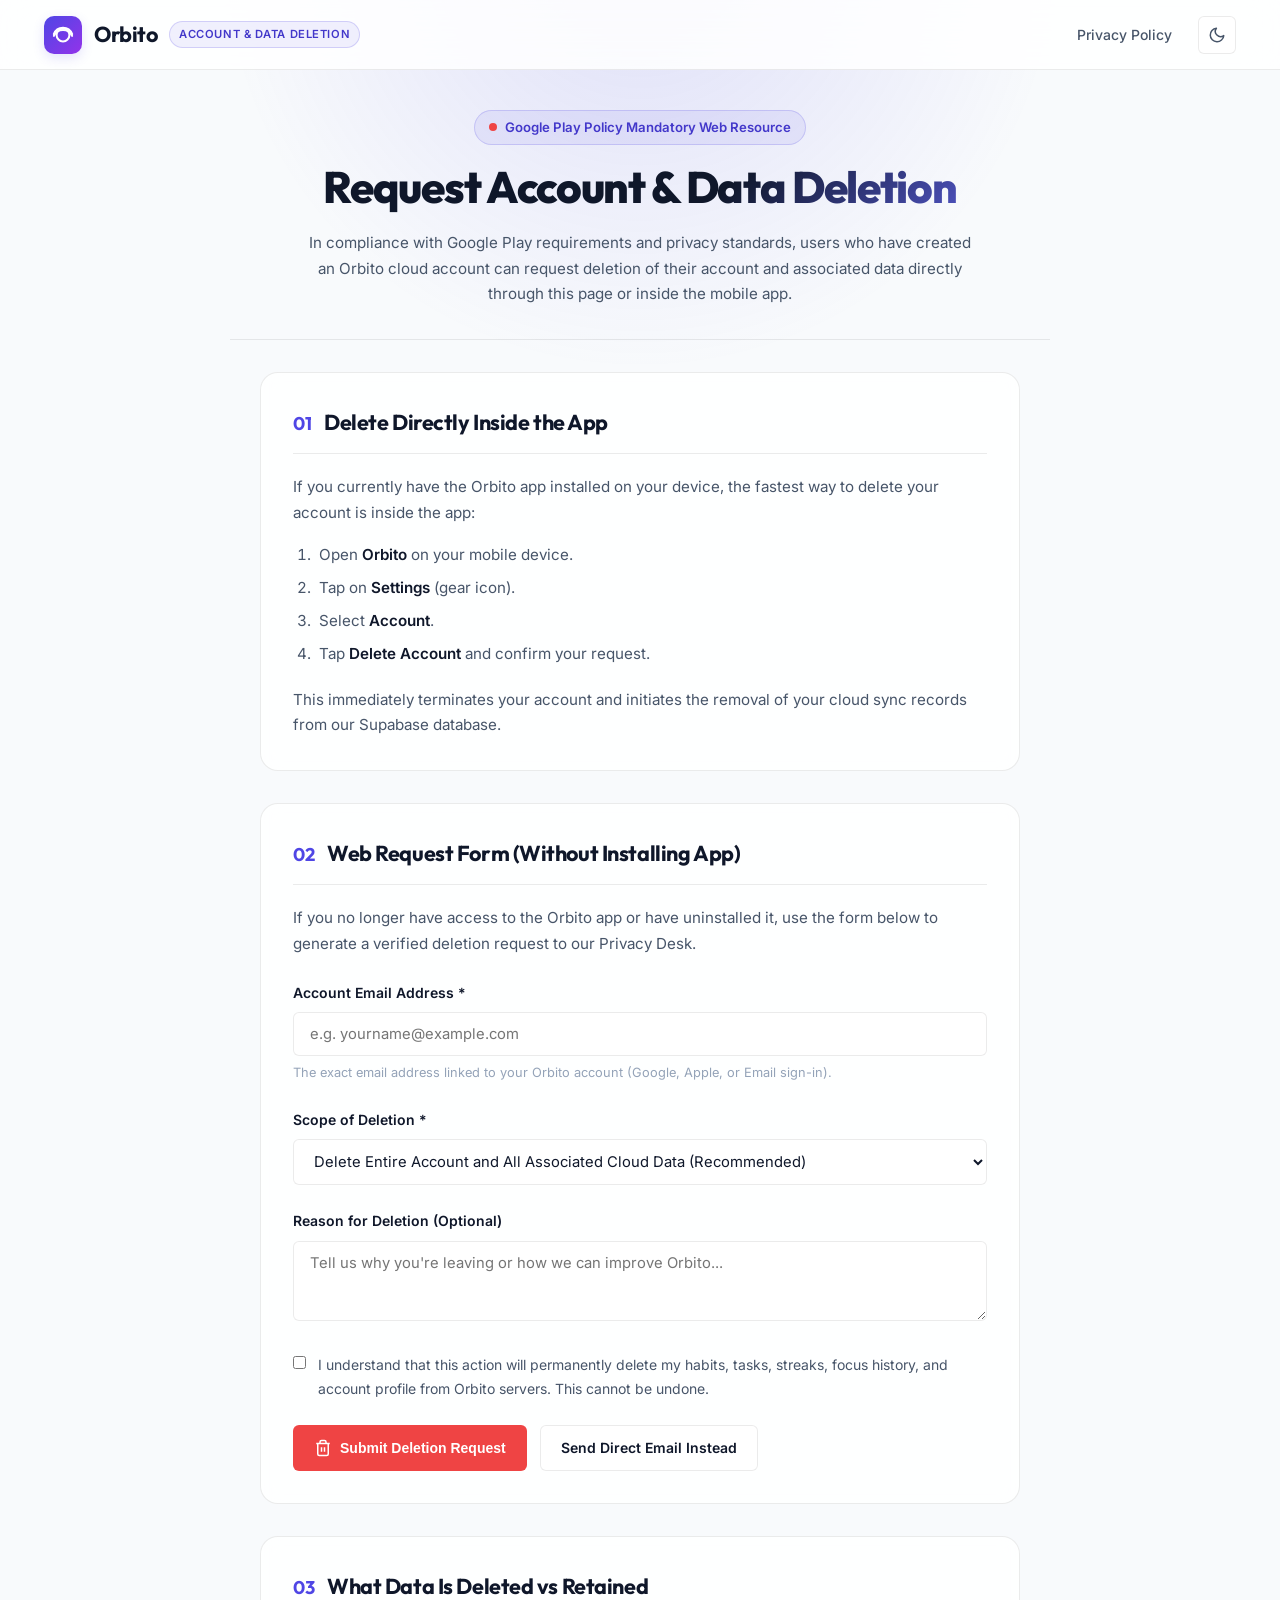
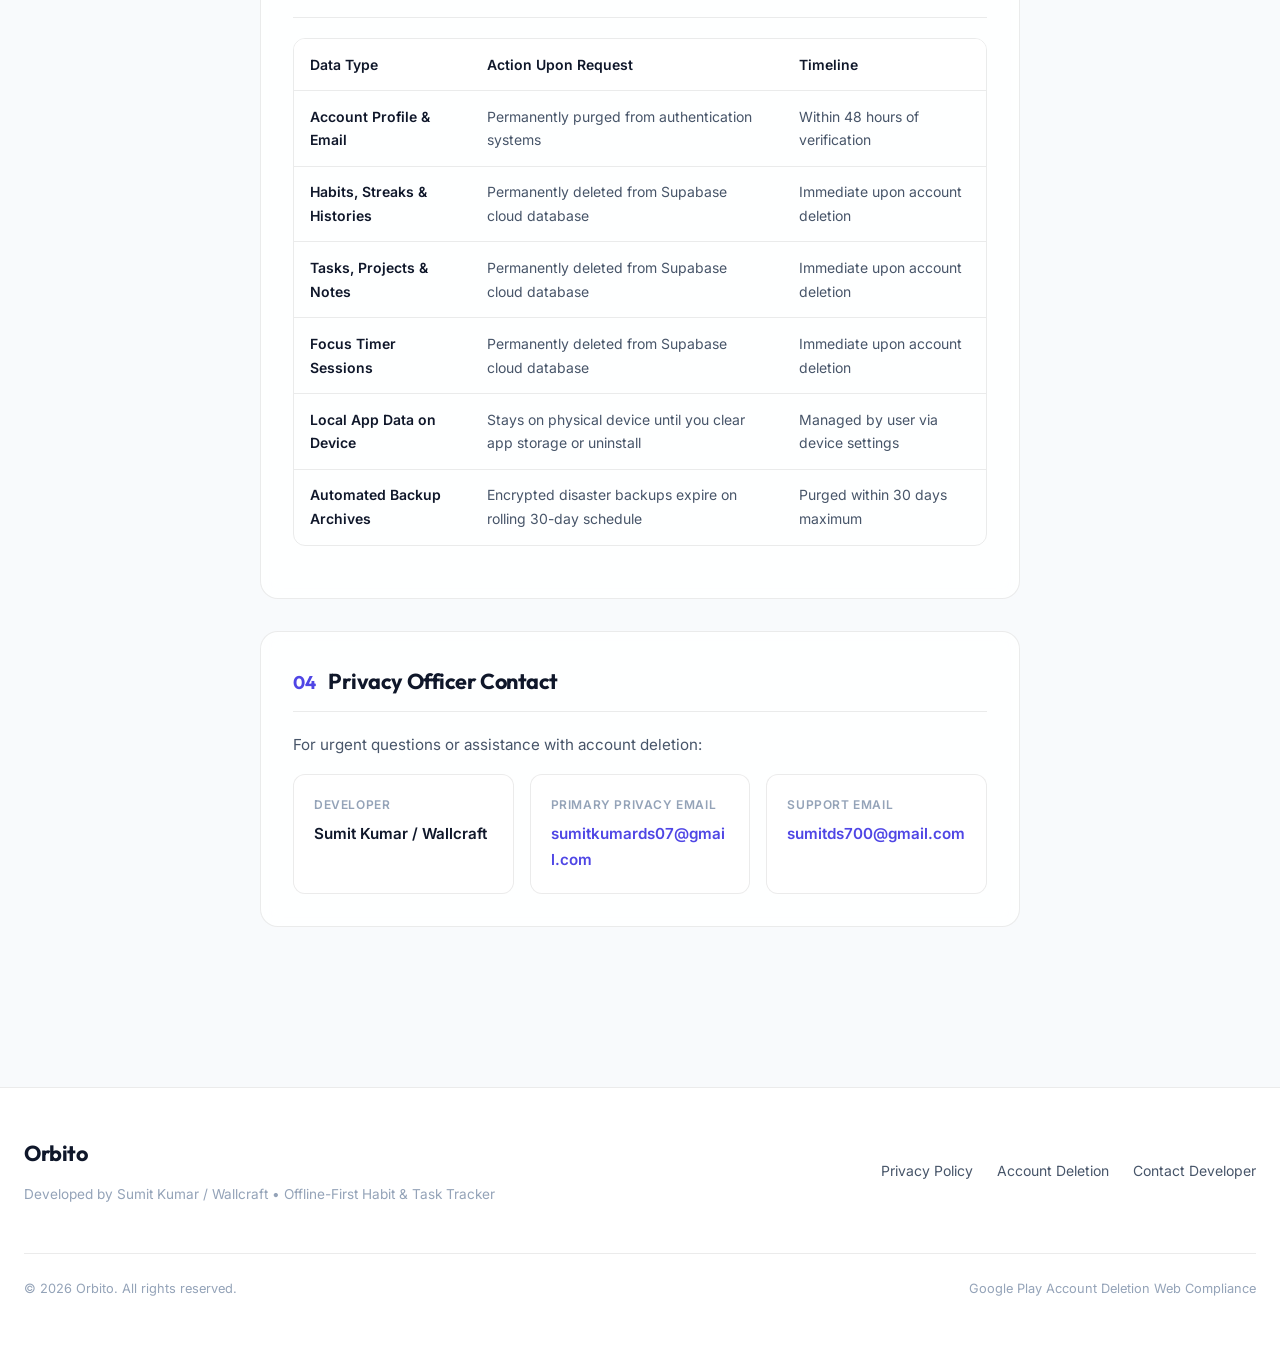
<file: account-deletion.html>
<!DOCTYPE html>
<html lang="en">
<head>
  <meta charset="UTF-8">
  <meta name="viewport" content="width=device-width, initial-scale=1.0">
  <title>Account & Data Deletion Request | Orbito</title>
  
  <meta name="description" content="Official Account & Data Deletion request page for Orbito mobile application by Sumit Kumar / Wallcraft. Google Play Data Safety compliance.">
  <meta name="author" content="Sumit Kumar / Wallcraft">
  <meta name="robots" content="index, follow">
  
  <!-- Google Fonts: Inter & Outfit -->
  <link rel="preconnect" href="https://fonts.googleapis.com">
  <link rel="preconnect" href="https://fonts.gstatic.com" crossorigin>
  <link href="https://fonts.googleapis.com/css2?family=Inter:wght@400;500;600;700&family=Outfit:wght@600;700;800&display=swap" rel="stylesheet">
  
  <link rel="stylesheet" href="styles.css">
</head>
<body>

  <!-- Ambient Glow -->
  <div class="ambient-glow" aria-hidden="true"></div>

  <!-- Top Navigation Bar -->
  <header class="site-header">
    <div class="header-container">
      <a href="index.html" class="brand">
        <div class="brand-icon" aria-hidden="true">
          <svg width="22" height="22" viewBox="0 0 24 24" fill="none" stroke="currentColor" stroke-width="2.2" stroke-linecap="round" stroke-linejoin="round">
            <circle cx="12" cy="12" r="7"></circle>
            <path d="M2.05 13a10.98 10.98 0 0 1 19.9 0"></path>
            <path d="M2 11c1.5-4 5.5-7 10-7s8.5 3 10 7"></path>
          </svg>
        </div>
        <span class="brand-name">Orbito</span>
        <span class="brand-badge">Account & Data Deletion</span>
      </a>

      <div class="header-actions">
        <a href="index.html" class="header-nav-link">Privacy Policy</a>
        <button id="themeToggleBtn" class="icon-button" title="Toggle Light/Dark Theme" aria-label="Toggle Theme">
          <svg id="themeIcon" width="18" height="18" viewBox="0 0 24 24" fill="none" stroke="currentColor" stroke-width="2" stroke-linecap="round" stroke-linejoin="round">
            <circle cx="12" cy="12" r="5"></circle>
            <path d="M12 1v2M12 21v2M4.22 4.22l1.42 1.42M18.36 18.36l1.42 1.42M1 12h2M21 12h2M4.22 19.78l1.42-1.42M18.36 5.64l1.42-1.42"></path>
          </svg>
        </button>
      </div>
    </div>
  </header>

  <main class="page-wrapper">
    <!-- Hero Header -->
    <header class="hero" style="margin-bottom: 2rem;">
      <div class="hero-tag">
        <span class="hero-tag-pulse" style="background-color: var(--danger);" aria-hidden="true"></span>
        <span>Google Play Policy Mandatory Web Resource</span>
      </div>
      <h1 class="hero-title">Request Account & Data Deletion</h1>
      <p class="policy-body" style="text-align: center; max-width: 680px; margin: 0 auto;">
        In compliance with Google Play requirements and privacy standards, users who have created an Orbito cloud account can request deletion of their account and associated data directly through this page or inside the mobile app.
      </p>
    </header>

    <!-- Content Sections -->
    <div style="max-width: 760px; margin: 0 auto; display: flex; flex-direction: column; gap: 2rem;">

      <!-- Section: How to Delete In-App -->
      <section class="policy-section">
        <div class="section-header">
          <div class="section-title-wrap">
            <span class="section-number">01</span>
            <h2 class="section-title">Delete Directly Inside the App</h2>
          </div>
        </div>
        <div class="policy-body">
          <p>If you currently have the Orbito app installed on your device, the fastest way to delete your account is inside the app:</p>
          <ol>
            <li>Open <strong>Orbito</strong> on your mobile device.</li>
            <li>Tap on <strong>Settings</strong> (gear icon).</li>
            <li>Select <strong>Account</strong>.</li>
            <li>Tap <strong>Delete Account</strong> and confirm your request.</li>
          </ol>
          <p>This immediately terminates your account and initiates the removal of your cloud sync records from our Supabase database.</p>
        </div>
      </section>

      <!-- Section: Web Deletion Request Form -->
      <section class="policy-section">
        <div class="section-header">
          <div class="section-title-wrap">
            <span class="section-number">02</span>
            <h2 class="section-title">Web Request Form (Without Installing App)</h2>
          </div>
        </div>
        <div class="policy-body">
          <p>
            If you no longer have access to the Orbito app or have uninstalled it, use the form below to generate a verified deletion request to our Privacy Desk.
          </p>

          <form id="deletionForm" onsubmit="handleDeletionSubmit(event)" style="margin-top: 1.5rem;">
            <div class="form-group">
              <label class="form-label" for="accountEmail">Account Email Address *</label>
              <input type="email" id="accountEmail" class="form-input" placeholder="e.g. yourname@example.com" required>
              <div class="form-helper">The exact email address linked to your Orbito account (Google, Apple, or Email sign-in).</div>
            </div>

            <div class="form-group">
              <label class="form-label" for="deletionScope">Scope of Deletion *</label>
              <select id="deletionScope" class="form-select">
                <option value="all">Delete Entire Account and All Associated Cloud Data (Recommended)</option>
                <option value="cloud_only">Delete Synchronized Cloud Data (Keep Local Device Data Only)</option>
                <option value="inquiry">Request Summary of Stored Data Before Deleting</option>
              </select>
            </div>

            <div class="form-group">
              <label class="form-label" for="deletionReason">Reason for Deletion (Optional)</label>
              <textarea id="deletionReason" class="form-textarea" rows="3" placeholder="Tell us why you're leaving or how we can improve Orbito..."></textarea>
            </div>

            <div class="form-group">
              <label class="form-checkbox-label">
                <input type="checkbox" id="confirmCheckbox" required>
                <span>I understand that this action will permanently delete my habits, tasks, streaks, focus history, and account profile from Orbito servers. This cannot be undone.</span>
              </label>
            </div>

            <div class="action-btn-group">
              <button type="submit" class="btn btn-danger">
                <svg width="18" height="18" viewBox="0 0 24 24" fill="none" stroke="currentColor" stroke-width="2"><polyline points="3 6 5 6 21 6"></polyline><path d="M19 6v14a2 2 0 0 1-2 2H7a2 2 0 0 1-2-2V6m3 0V4a2 2 0 0 1 2-2h4a2 2 0 0 1 2 2v2"></path><line x1="10" y1="11" x2="10" y2="17"></line><line x1="14" y1="11" x2="14" y2="17"></line></svg>
                Submit Deletion Request
              </button>
              <a href="mailto:sumitkumards07@gmail.com?subject=Orbito%20Account%20Deletion%20Request" class="btn btn-secondary">
                Send Direct Email Instead
              </a>
            </div>
          </form>

          <div id="deletionResult" style="display:none; margin-top: 1.5rem;" class="callout-box success">
            <div class="callout-icon">
              <svg width="20" height="20" viewBox="0 0 24 24" fill="none" stroke="currentColor" stroke-width="2"><polyline points="20 6 9 17 4 12"></polyline></svg>
            </div>
            <div class="callout-content">
              <strong>Deletion Request Initiated</strong>
              <p id="deletionResultText">A verification link or email prompt has been prepared. Please check your default email client to send the pre-filled verification dispatch.</p>
            </div>
          </div>
        </div>
      </section>

      <!-- Section: Data Deletion & Retention Breakdown -->
      <section class="policy-section">
        <div class="section-header">
          <div class="section-title-wrap">
            <span class="section-number">03</span>
            <h2 class="section-title">What Data Is Deleted vs Retained</h2>
          </div>
        </div>
        <div class="policy-body">
          <div class="data-table-container">
            <table class="data-table">
              <thead>
                <tr>
                  <th>Data Type</th>
                  <th>Action Upon Request</th>
                  <th>Timeline</th>
                </tr>
              </thead>
              <tbody>
                <tr>
                  <td><strong>Account Profile & Email</strong></td>
                  <td>Permanently purged from authentication systems</td>
                  <td>Within 48 hours of verification</td>
                </tr>
                <tr>
                  <td><strong>Habits, Streaks & Histories</strong></td>
                  <td>Permanently deleted from Supabase cloud database</td>
                  <td>Immediate upon account deletion</td>
                </tr>
                <tr>
                  <td><strong>Tasks, Projects & Notes</strong></td>
                  <td>Permanently deleted from Supabase cloud database</td>
                  <td>Immediate upon account deletion</td>
                </tr>
                <tr>
                  <td><strong>Focus Timer Sessions</strong></td>
                  <td>Permanently deleted from Supabase cloud database</td>
                  <td>Immediate upon account deletion</td>
                </tr>
                <tr>
                  <td><strong>Local App Data on Device</strong></td>
                  <td>Stays on physical device until you clear app storage or uninstall</td>
                  <td>Managed by user via device settings</td>
                </tr>
                <tr>
                  <td><strong>Automated Backup Archives</strong></td>
                  <td>Encrypted disaster backups expire on rolling 30-day schedule</td>
                  <td>Purged within 30 days maximum</td>
                </tr>
              </tbody>
            </table>
          </div>
        </div>
      </section>

      <!-- Section: Developer Contact -->
      <section class="policy-section">
        <div class="section-header">
          <div class="section-title-wrap">
            <span class="section-number">04</span>
            <h2 class="section-title">Privacy Officer Contact</h2>
          </div>
        </div>
        <div class="policy-body">
          <p>For urgent questions or assistance with account deletion:</p>
          <div class="contact-card-grid">
            <div class="contact-card">
              <span class="contact-card-label">Developer</span>
              <span class="contact-card-val">Sumit Kumar / Wallcraft</span>
            </div>
            <div class="contact-card">
              <span class="contact-card-label">Primary Privacy Email</span>
              <span class="contact-card-val"><a href="mailto:sumitkumards07@gmail.com">sumitkumards07@gmail.com</a></span>
            </div>
            <div class="contact-card">
              <span class="contact-card-label">Support Email</span>
              <span class="contact-card-val"><a href="mailto:sumitds700@gmail.com">sumitds700@gmail.com</a></span>
            </div>
          </div>
        </div>
      </section>

    </div>
  </main>

  <footer class="site-footer">
    <div class="footer-container">
      <div class="footer-brand">
        <div class="brand">
          <span class="brand-name">Orbito</span>
        </div>
        <p style="font-size: 0.85rem; color: var(--text-muted); margin-top: 0.35rem;">
          Developed by Sumit Kumar / Wallcraft • Offline-First Habit & Task Tracker
        </p>
      </div>

      <div class="footer-links">
        <a href="index.html">Privacy Policy</a>
        <a href="account-deletion.html">Account Deletion</a>
        <a href="mailto:sumitkumards07@gmail.com">Contact Developer</a>
      </div>

      <div class="footer-copy">
        <span>&copy; 2026 Orbito. All rights reserved.</span>
        <span>Google Play Account Deletion Web Compliance</span>
      </div>
    </div>
  </footer>

  <script src="script.js"></script>
</body>
</html>
</file>
<file: styles.css>
:root {
  --bg-primary: #0b0f19;
  --bg-secondary: #111827;
  --bg-card: rgba(17, 24, 39, 0.7);
  --bg-card-hover: rgba(31, 41, 55, 0.8);
  --border-color: rgba(255, 255, 255, 0.08);
  --border-focus: #6366f1;
  --text-primary: #f3f4f6;
  --text-secondary: #9ca3af;
  --text-muted: #6b7280;
  --accent: #6366f1;
  --accent-light: #818cf8;
  --accent-gradient: linear-gradient(135deg, #6366f1 0%, #a855f7 100%);
  --accent-glow: rgba(99, 102, 241, 0.25);
  --badge-bg: rgba(99, 102, 241, 0.12);
  --badge-text: #a5b4fc;
  --badge-border: rgba(99, 102, 241, 0.25);
  --success: #10b981;
  --success-bg: rgba(16, 185, 129, 0.1);
  --warning: #f59e0b;
  --warning-bg: rgba(245, 158, 11, 0.1);
  --danger: #ef4444;
  --danger-bg: rgba(239, 68, 68, 0.1);
  --sidebar-w: 280px;
  --header-h: 70px;
  --radius-sm: 6px;
  --radius-md: 12px;
  --radius-lg: 18px;
  --radius-full: 9999px;
  --transition-fast: 0.15s ease;
  --transition-normal: 0.25s ease;
  --shadow-sm: 0 2px 8px rgba(0, 0, 0, 0.2);
  --shadow-md: 0 8px 24px rgba(0, 0, 0, 0.35);
  --shadow-lg: 0 16px 40px rgba(0, 0, 0, 0.5);
}

[data-theme="light"] {
  --bg-primary: #f8fafc;
  --bg-secondary: #ffffff;
  --bg-card: rgba(255, 255, 255, 0.85);
  --bg-card-hover: #f1f5f9;
  --border-color: rgba(0, 0, 0, 0.08);
  --border-focus: #4f46e5;
  --text-primary: #0f172a;
  --text-secondary: #475569;
  --text-muted: #94a3b8;
  --accent: #4f46e5;
  --accent-light: #6366f1;
  --accent-gradient: linear-gradient(135deg, #4f46e5 0%, #9333ea 100%);
  --accent-glow: rgba(79, 70, 229, 0.15);
  --badge-bg: rgba(79, 70, 229, 0.08);
  --badge-text: #4338ca;
  --badge-border: rgba(79, 70, 229, 0.2);
  --shadow-sm: 0 2px 8px rgba(0, 0, 0, 0.04);
  --shadow-md: 0 8px 20px rgba(0, 0, 0, 0.06);
  --shadow-lg: 0 16px 36px rgba(0, 0, 0, 0.08);
}

* {
  box-sizing: border-box;
  margin: 0;
  padding: 0;
}

html {
  scroll-behavior: smooth;
  font-size: 16px;
}

body {
  font-family: 'Inter', -apple-system, BlinkMacSystemFont, "Segoe UI", Roboto, sans-serif;
  background-color: var(--bg-primary);
  color: var(--text-primary);
  line-height: 1.65;
  min-height: 100vh;
  position: relative;
  overflow-x: hidden;
  transition: background-color var(--transition-normal), color var(--transition-normal);
}

/* Background Ambient Glow */
.ambient-glow {
  position: fixed;
  top: 0;
  left: 50%;
  transform: translateX(-50%);
  width: 100vw;
  height: 550px;
  background: radial-gradient(circle 600px at 50% -50px, var(--accent-glow), transparent 70%);
  pointer-events: none;
  z-index: 0;
}

/* Reading Progress Bar */
.progress-bar {
  position: fixed;
  top: 0;
  left: 0;
  height: 3px;
  background: var(--accent-gradient);
  width: 0%;
  z-index: 1000;
  transition: width 0.1s ease-out;
}

/* Header */
.site-header {
  position: sticky;
  top: 0;
  z-index: 100;
  background: var(--bg-card);
  backdrop-filter: blur(16px);
  -webkit-backdrop-filter: blur(16px);
  border-bottom: 1px solid var(--border-color);
  height: var(--header-h);
}

.header-container {
  max-width: 1240px;
  margin: 0 auto;
  padding: 0 1.5rem;
  height: 100%;
  display: flex;
  align-items: center;
  justify-content: space-between;
  gap: 1rem;
}

.brand {
  display: flex;
  align-items: center;
  gap: 0.75rem;
  text-decoration: none;
  color: var(--text-primary);
}

.brand-icon {
  width: 38px;
  height: 38px;
  border-radius: 10px;
  background: var(--accent-gradient);
  display: flex;
  align-items: center;
  justify-content: center;
  color: white;
  box-shadow: 0 4px 12px var(--accent-glow);
}

.brand-name {
  font-family: 'Outfit', sans-serif;
  font-size: 1.35rem;
  font-weight: 700;
  letter-spacing: -0.02em;
}

.brand-badge {
  font-size: 0.7rem;
  font-weight: 600;
  text-transform: uppercase;
  padding: 0.2rem 0.55rem;
  border-radius: var(--radius-full);
  background: var(--badge-bg);
  color: var(--badge-text);
  border: 1px solid var(--badge-border);
  letter-spacing: 0.05em;
}

.header-actions {
  display: flex;
  align-items: center;
  gap: 0.75rem;
}

.header-nav-link {
  color: var(--text-secondary);
  text-decoration: none;
  font-size: 0.875rem;
  font-weight: 500;
  padding: 0.5rem 0.85rem;
  border-radius: var(--radius-sm);
  transition: all var(--transition-fast);
}

.header-nav-link:hover, .header-nav-link.active {
  color: var(--text-primary);
  background: var(--badge-bg);
}

.icon-button {
  background: var(--bg-secondary);
  border: 1px solid var(--border-color);
  color: var(--text-secondary);
  width: 38px;
  height: 38px;
  border-radius: var(--radius-sm);
  display: flex;
  align-items: center;
  justify-content: center;
  cursor: pointer;
  transition: all var(--transition-fast);
}

.icon-button:hover {
  color: var(--text-primary);
  border-color: var(--accent);
  background: var(--bg-card-hover);
}

/* Layout */
.page-wrapper {
  max-width: 1240px;
  margin: 0 auto;
  padding: 2.5rem 1.5rem 5rem;
  position: relative;
  z-index: 1;
}

/* Hero Section */
.hero {
  text-align: center;
  max-width: 820px;
  margin: 0 auto 3rem;
  padding-bottom: 2rem;
  border-bottom: 1px solid var(--border-color);
}

.hero-tag {
  display: inline-flex;
  align-items: center;
  gap: 0.5rem;
  padding: 0.35rem 0.9rem;
  border-radius: var(--radius-full);
  background: var(--badge-bg);
  border: 1px solid var(--badge-border);
  color: var(--badge-text);
  font-size: 0.825rem;
  font-weight: 600;
  margin-bottom: 1rem;
}

.hero-tag-pulse {
  width: 8px;
  height: 8px;
  border-radius: 50%;
  background-color: var(--success);
  box-shadow: 0 0 0 0 rgba(16, 185, 129, 0.6);
  animation: pulse 2s infinite;
}

@keyframes pulse {
  0% { transform: scale(0.95); box-shadow: 0 0 0 0 rgba(16, 185, 129, 0.7); }
  70% { transform: scale(1); box-shadow: 0 0 0 8px rgba(16, 185, 129, 0); }
  100% { transform: scale(0.95); box-shadow: 0 0 0 0 rgba(16, 185, 129, 0); }
}

.hero-title {
  font-family: 'Outfit', sans-serif;
  font-size: clamp(2rem, 4vw, 2.75rem);
  font-weight: 800;
  line-height: 1.2;
  letter-spacing: -0.03em;
  margin-bottom: 1rem;
  background: linear-gradient(135deg, var(--text-primary) 60%, var(--accent-light) 100%);
  -webkit-background-clip: text;
  -webkit-text-fill-color: transparent;
}

.hero-meta {
  display: flex;
  flex-wrap: wrap;
  align-items: center;
  justify-content: center;
  gap: 1.25rem;
  color: var(--text-muted);
  font-size: 0.875rem;
  margin-bottom: 1.5rem;
}

.meta-item {
  display: inline-flex;
  align-items: center;
  gap: 0.4rem;
}

.highlights-grid {
  display: grid;
  grid-template-columns: repeat(auto-fit, minmax(200px, 1fr));
  gap: 1rem;
  margin-top: 2rem;
}

.highlight-card {
  background: var(--bg-card);
  border: 1px solid var(--border-color);
  padding: 1.1rem;
  border-radius: var(--radius-md);
  text-align: left;
  display: flex;
  gap: 0.85rem;
  align-items: flex-start;
  transition: transform var(--transition-fast), border-color var(--transition-fast);
}

.highlight-card:hover {
  transform: translateY(-2px);
  border-color: var(--accent);
}

.highlight-icon {
  width: 34px;
  height: 34px;
  border-radius: var(--radius-sm);
  background: var(--badge-bg);
  color: var(--accent);
  display: flex;
  align-items: center;
  justify-content: center;
  flex-shrink: 0;
}

.highlight-card h4 {
  font-size: 0.9rem;
  font-weight: 600;
  color: var(--text-primary);
  margin-bottom: 0.2rem;
}

.highlight-card p {
  font-size: 0.8rem;
  color: var(--text-secondary);
  line-height: 1.4;
}

/* Main Content Layout with Sidebar */
.content-grid {
  display: grid;
  grid-template-columns: var(--sidebar-w) minmax(0, 1fr);
  gap: 2.5rem;
  align-items: start;
}

/* Sidebar & TOC */
.sidebar {
  position: sticky;
  top: calc(var(--header-h) + 1.5rem);
  background: var(--bg-card);
  border: 1px solid var(--border-color);
  border-radius: var(--radius-md);
  padding: 1.25rem;
  max-height: calc(100vh - var(--header-h) - 3rem);
  overflow-y: auto;
  scrollbar-width: thin;
}

.sidebar-search {
  position: relative;
  margin-bottom: 1rem;
}

.sidebar-search input {
  width: 100%;
  padding: 0.55rem 0.75rem 0.55rem 2.1rem;
  background: var(--bg-secondary);
  border: 1px solid var(--border-color);
  border-radius: var(--radius-sm);
  color: var(--text-primary);
  font-size: 0.825rem;
  outline: none;
  transition: border-color var(--transition-fast);
}

.sidebar-search input:focus {
  border-color: var(--border-focus);
}

.sidebar-search svg {
  position: absolute;
  left: 0.65rem;
  top: 50%;
  transform: translateY(-50%);
  color: var(--text-muted);
  width: 15px;
  height: 15px;
}

.toc-header {
  font-size: 0.75rem;
  font-weight: 700;
  text-transform: uppercase;
  letter-spacing: 0.08em;
  color: var(--text-muted);
  margin-bottom: 0.75rem;
}

.toc-list {
  list-style: none;
  display: flex;
  flex-direction: column;
  gap: 0.2rem;
}

.toc-link {
  display: block;
  padding: 0.45rem 0.65rem;
  font-size: 0.825rem;
  color: var(--text-secondary);
  text-decoration: none;
  border-radius: var(--radius-sm);
  transition: all var(--transition-fast);
  white-space: nowrap;
  overflow: hidden;
  text-overflow: ellipsis;
  border-left: 2px solid transparent;
}

.toc-link:hover {
  color: var(--text-primary);
  background: var(--badge-bg);
}

.toc-link.active {
  color: var(--accent);
  font-weight: 600;
  background: var(--badge-bg);
  border-left-color: var(--accent);
}

/* Policy Content Sections */
.policy-content {
  display: flex;
  flex-direction: column;
  gap: 2rem;
}

.policy-section {
  background: var(--bg-card);
  backdrop-filter: blur(10px);
  -webkit-backdrop-filter: blur(10px);
  border: 1px solid var(--border-color);
  border-radius: var(--radius-lg);
  padding: 2rem;
  transition: border-color var(--transition-fast), box-shadow var(--transition-fast);
  scroll-margin-top: calc(var(--header-h) + 1.5rem);
}

.policy-section:hover {
  border-color: rgba(99, 102, 241, 0.3);
}

.section-header {
  display: flex;
  align-items: center;
  justify-content: space-between;
  gap: 1rem;
  margin-bottom: 1.25rem;
  padding-bottom: 0.75rem;
  border-bottom: 1px solid var(--border-color);
}

.section-title-wrap {
  display: flex;
  align-items: baseline;
  gap: 0.75rem;
}

.section-number {
  font-family: 'Outfit', sans-serif;
  font-size: 1.15rem;
  font-weight: 700;
  color: var(--accent);
}

.section-title {
  font-family: 'Outfit', sans-serif;
  font-size: 1.35rem;
  font-weight: 700;
  letter-spacing: -0.02em;
  color: var(--text-primary);
}

.copy-anchor-btn {
  background: transparent;
  border: none;
  color: var(--text-muted);
  cursor: pointer;
  padding: 0.35rem;
  border-radius: var(--radius-sm);
  transition: all var(--transition-fast);
  display: inline-flex;
  align-items: center;
  justify-content: center;
}

.copy-anchor-btn:hover {
  color: var(--accent);
  background: var(--badge-bg);
}

.policy-body {
  font-size: 0.95rem;
  color: var(--text-secondary);
  line-height: 1.7;
}

.policy-body p {
  margin-bottom: 1rem;
}

.policy-body p:last-child {
  margin-bottom: 0;
}

.policy-body strong {
  color: var(--text-primary);
  font-weight: 600;
}

.policy-body ul, .policy-body ol {
  margin: 0.75rem 0 1.25rem 1.4rem;
  display: flex;
  flex-direction: column;
  gap: 0.45rem;
}

.policy-body li {
  padding-left: 0.25rem;
}

.policy-body li strong {
  color: var(--text-primary);
}

/* Specialized Cards & Boxes */
.callout-box {
  margin: 1.25rem 0;
  padding: 1.25rem;
  border-radius: var(--radius-md);
  border-left: 4px solid var(--accent);
  background: var(--bg-secondary);
  display: flex;
  gap: 1rem;
  align-items: flex-start;
}

.callout-box.info {
  border-left-color: var(--accent);
  background: var(--badge-bg);
}

.callout-box.success {
  border-left-color: var(--success);
  background: var(--success-bg);
}

.callout-box.warning {
  border-left-color: var(--warning);
  background: var(--warning-bg);
}

.callout-box.danger {
  border-left-color: var(--danger);
  background: var(--danger-bg);
}

.callout-icon {
  flex-shrink: 0;
  margin-top: 0.15rem;
}

.callout-content {
  font-size: 0.9rem;
  line-height: 1.6;
}

.callout-content strong {
  display: block;
  color: var(--text-primary);
  margin-bottom: 0.25rem;
  font-size: 0.95rem;
}

/* Info Table */
.data-table-container {
  overflow-x: auto;
  margin: 1.25rem 0;
  border-radius: var(--radius-md);
  border: 1px solid var(--border-color);
}

.data-table {
  width: 100%;
  border-collapse: collapse;
  font-size: 0.875rem;
  text-align: left;
}

.data-table th {
  background: var(--bg-secondary);
  color: var(--text-primary);
  font-weight: 600;
  padding: 0.85rem 1rem;
  border-bottom: 1px solid var(--border-color);
}

.data-table td {
  padding: 0.85rem 1rem;
  border-bottom: 1px solid var(--border-color);
  color: var(--text-secondary);
}

.data-table tr:last-child td {
  border-bottom: none;
}

.data-table tr:hover td {
  background: var(--badge-bg);
}

/* Tag Pills */
.tag-list {
  display: flex;
  flex-wrap: wrap;
  gap: 0.5rem;
  margin: 0.75rem 0 1.25rem;
}

.tag-pill {
  font-size: 0.8rem;
  font-weight: 500;
  background: var(--bg-secondary);
  border: 1px solid var(--border-color);
  color: var(--text-secondary);
  padding: 0.3rem 0.75rem;
  border-radius: var(--radius-full);
}

/* Quick Action Buttons */
.action-btn-group {
  display: flex;
  flex-wrap: wrap;
  gap: 0.85rem;
  margin-top: 1.25rem;
}

.btn {
  display: inline-flex;
  align-items: center;
  gap: 0.5rem;
  padding: 0.65rem 1.25rem;
  border-radius: var(--radius-sm);
  font-size: 0.875rem;
  font-weight: 600;
  text-decoration: none;
  cursor: pointer;
  transition: all var(--transition-fast);
  border: 1px solid transparent;
}

.btn-primary {
  background: var(--accent-gradient);
  color: white;
  box-shadow: 0 4px 14px var(--accent-glow);
}

.btn-primary:hover {
  transform: translateY(-1px);
  box-shadow: 0 6px 20px var(--accent-glow);
}

.btn-secondary {
  background: var(--bg-secondary);
  border-color: var(--border-color);
  color: var(--text-primary);
}

.btn-secondary:hover {
  background: var(--bg-card-hover);
  border-color: var(--accent);
}

.btn-danger {
  background: var(--danger);
  color: white;
}

.btn-danger:hover {
  background: #dc2626;
}

/* Contact Details Card */
.contact-card-grid {
  display: grid;
  grid-template-columns: repeat(auto-fit, minmax(220px, 1fr));
  gap: 1rem;
  margin-top: 1rem;
}

.contact-card {
  background: var(--bg-secondary);
  border: 1px solid var(--border-color);
  padding: 1.25rem;
  border-radius: var(--radius-md);
  display: flex;
  flex-direction: column;
  gap: 0.35rem;
}

.contact-card-label {
  font-size: 0.75rem;
  text-transform: uppercase;
  color: var(--text-muted);
  font-weight: 600;
  letter-spacing: 0.05em;
}

.contact-card-val {
  font-size: 0.95rem;
  font-weight: 600;
  color: var(--text-primary);
  word-break: break-all;
}

.contact-card a {
  color: var(--accent);
  text-decoration: none;
}

.contact-card a:hover {
  text-decoration: underline;
}

/* Footer */
.site-footer {
  border-top: 1px solid var(--border-color);
  background: var(--bg-secondary);
  padding: 3rem 1.5rem;
  margin-top: 5rem;
  position: relative;
  z-index: 1;
}

.footer-container {
  max-width: 1240px;
  margin: 0 auto;
  display: flex;
  flex-wrap: wrap;
  justify-content: space-between;
  align-items: center;
  gap: 1.5rem;
}

.footer-brand {
  display: flex;
  flex-direction: column;
  gap: 0.35rem;
}

.footer-links {
  display: flex;
  flex-wrap: wrap;
  gap: 1.5rem;
}

.footer-links a {
  color: var(--text-secondary);
  text-decoration: none;
  font-size: 0.875rem;
  transition: color var(--transition-fast);
}

.footer-links a:hover {
  color: var(--accent);
}

.footer-copy {
  color: var(--text-muted);
  font-size: 0.8rem;
  width: 100%;
  margin-top: 1.5rem;
  border-top: 1px solid var(--border-color);
  padding-top: 1.5rem;
  display: flex;
  justify-content: space-between;
  flex-wrap: wrap;
  gap: 0.75rem;
}

/* Interactive Toast Notification */
.toast {
  position: fixed;
  bottom: 2rem;
  right: 2rem;
  background: var(--bg-secondary);
  color: var(--text-primary);
  border: 1px solid var(--accent);
  box-shadow: var(--shadow-lg);
  padding: 0.75rem 1.25rem;
  border-radius: var(--radius-sm);
  font-size: 0.85rem;
  font-weight: 500;
  z-index: 2000;
  display: flex;
  align-items: center;
  gap: 0.5rem;
  transform: translateY(100px);
  opacity: 0;
  transition: transform 0.3s cubic-bezier(0.16, 1, 0.3, 1), opacity 0.3s;
}

.toast.show {
  transform: translateY(0);
  opacity: 1;
}

/* Form Styles for Account Deletion */
.deletion-form-container {
  max-width: 680px;
  margin: 0 auto;
  background: var(--bg-card);
  border: 1px solid var(--border-color);
  border-radius: var(--radius-lg);
  padding: 2.25rem;
  box-shadow: var(--shadow-md);
}

.form-group {
  margin-bottom: 1.5rem;
}

.form-label {
  display: block;
  font-size: 0.875rem;
  font-weight: 600;
  color: var(--text-primary);
  margin-bottom: 0.5rem;
}

.form-input, .form-textarea, .form-select {
  width: 100%;
  padding: 0.75rem 1rem;
  background: var(--bg-secondary);
  border: 1px solid var(--border-color);
  border-radius: var(--radius-sm);
  color: var(--text-primary);
  font-size: 0.925rem;
  font-family: inherit;
  outline: none;
  transition: border-color var(--transition-fast), box-shadow var(--transition-fast);
}

.form-input:focus, .form-textarea:focus, .form-select:focus {
  border-color: var(--accent);
  box-shadow: 0 0 0 3px var(--accent-glow);
}

.form-helper {
  font-size: 0.8rem;
  color: var(--text-muted);
  margin-top: 0.35rem;
}

.form-checkbox-label {
  display: flex;
  align-items: flex-start;
  gap: 0.75rem;
  font-size: 0.875rem;
  color: var(--text-secondary);
  cursor: pointer;
}

.form-checkbox-label input {
  margin-top: 0.2rem;
}

/* Responsive */
@media (max-width: 900px) {
  .content-grid {
    grid-template-columns: 1fr;
  }
  .sidebar {
    display: none;
  }
  .header-nav {
    display: none;
  }
}

@media (max-width: 600px) {
  .policy-section {
    padding: 1.25rem;
  }
  .hero {
    margin-bottom: 2rem;
  }
  .hero-title {
    font-size: 1.85rem;
  }
  .action-btn-group {
    flex-direction: column;
  }
  .btn {
    width: 100%;
    justify-content: center;
  }
}

/* Print Styles */
@media print {
  .ambient-glow, .progress-bar, .site-header, .sidebar, .action-btn-group, .icon-button, .site-footer {
    display: none !important;
  }
  body {
    background: white;
    color: black;
  }
  .policy-section {
    border: none;
    box-shadow: none;
    page-break-inside: avoid;
    padding: 1rem 0;
  }
}
</file>
